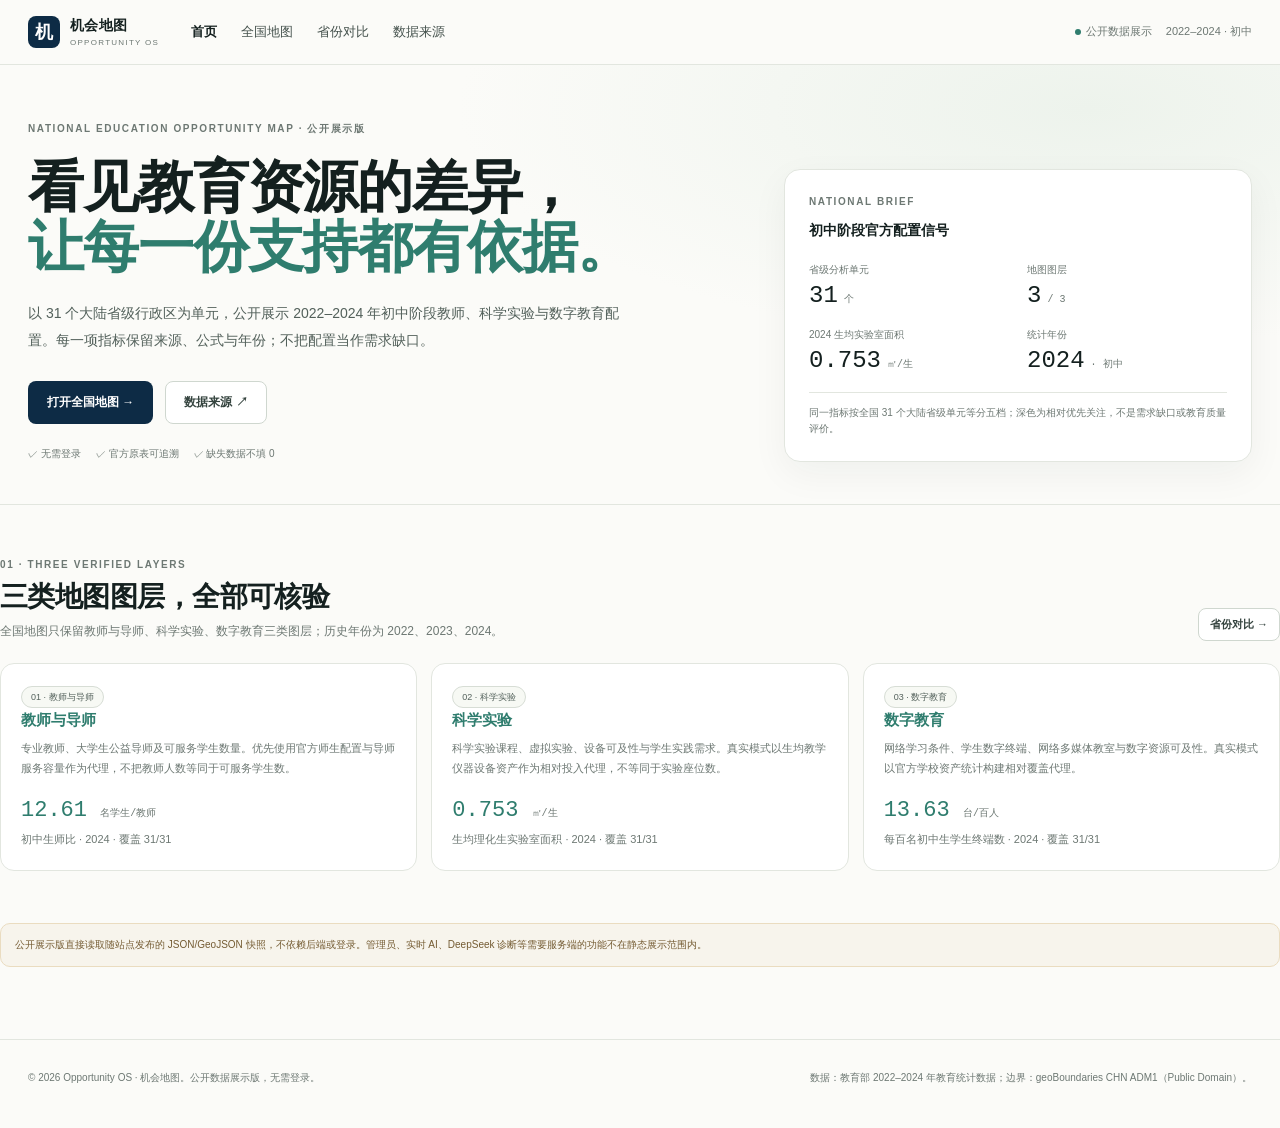
<file: index.html>
<!doctype html>
<html lang="zh-CN">
<head>
  <meta charset="utf-8">
  <meta name="viewport" content="width=device-width,initial-scale=1">
  <title>机会地图 · Opportunity OS</title>
  <meta name="description" content="2022–2024 年初中阶段教育资源官方配置指标，公开、可溯源、无需登录。">
  <link rel="stylesheet" href="./assets/css/style.css">
</head>
<body>
  <div id="site-header"></div>
  <main>
    <section class="hero">
      <div class="wrap hero-grid">
        <div>
          <div class="eyebrow">National education opportunity map · 公开展示版</div>
          <h1 class="display">看见教育资源的差异，<br><em>让每一份支持都有依据。</em></h1>
          <p class="lead">以 31 个大陆省级行政区为单元，公开展示 2022–2024 年初中阶段教师、科学实验与数字教育配置。每一项指标保留来源、公式与年份；不把配置当作需求缺口。</p>
          <div class="actions">
            <a class="btn primary" href="./map.html">打开全国地图 →</a>
            <a class="btn outline" href="./sources.html">数据来源 ↗</a>
          </div>
          <div style="margin-top:22px;display:flex;gap:15px;flex-wrap:wrap;font-size:10px;color:var(--muted)">
            <span>✓ 无需登录</span><span>✓ 官方原表可追溯</span><span>✓ 缺失数据不填 0</span>
          </div>
        </div>
        <div id="brief"></div>
      </div>
    </section>
    <section class="section wrap">
      <div class="section-head"><div><div class="eyebrow">01 · Three verified layers</div><h2>三类地图图层，全部可核验</h2><p>全国地图只保留教师与导师、科学实验、数字教育三类图层；历史年份为 2022、2023、2024。</p></div><a class="btn outline small" href="./compare.html">省份对比 →</a></div>
      <div class="cards" id="layer-cards"></div>
    </section>
    <section class="section wrap" style="padding-top:0">
      <div class="note">公开展示版直接读取随站点发布的 JSON/GeoJSON 快照，不依赖后端或登录。管理员、实时 AI、DeepSeek 诊断等需要服务端的功能不在静态展示范围内。</div>
    </section>
  </main>
  <div id="site-footer"></div>
  <script src="./assets/js/common.js"></script>
  <script src="./assets/js/home.js"></script>
</body>
</html>
</file>
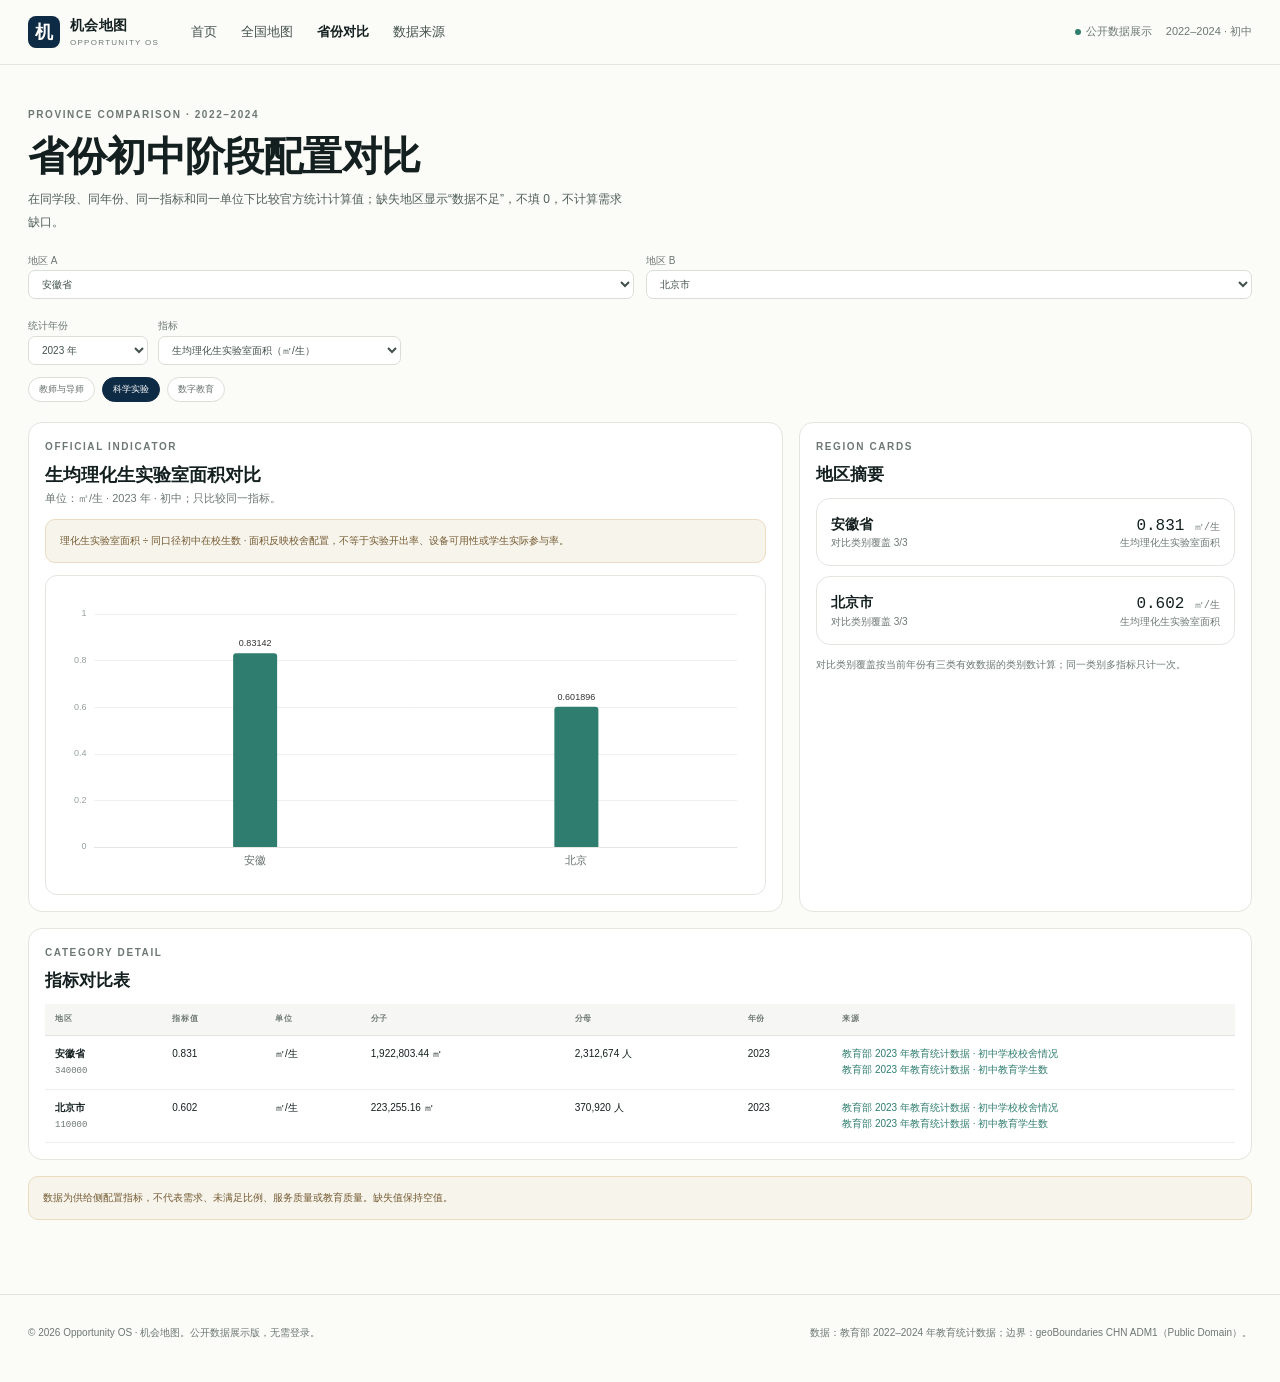
<file: compare.html>
<!doctype html>
<html lang="zh-CN">
<head>
  <meta charset="utf-8">
  <meta name="viewport" content="width=device-width,initial-scale=1">
  <title>省份对比 · 机会地图</title>
  <link rel="stylesheet" href="./assets/css/style.css">
</head>
<body>
  <div id="site-header"></div>
  <main class="wrap" style="padding-top:42px;padding-bottom:54px">
    <div class="eyebrow">Province comparison · 2022–2024</div>
    <h1 class="display" style="font-size:40px;margin:12px 0 10px">省份初中阶段配置对比</h1>
    <p class="lead" style="font-size:12px">在同学段、同年份、同一指标和同一单位下比较官方统计计算值；缺失地区显示“数据不足”，不填 0，不计算需求缺口。</p>
    <div class="two-selects">
      <div><label class="metric-label">地区 A</label><select class="select" id="region-a"></select></div>
      <div><label class="metric-label">地区 B</label><select class="select" id="region-b"></select></div>
    </div>
    <div style="display:flex;gap:10px;align-items:end;flex-wrap:wrap;margin-bottom:10px">
      <div style="min-width:120px"><label class="metric-label">统计年份</label><select class="select" id="year" aria-label="选择年份"><option value="2024">2024 年</option><option value="2023">2023 年</option><option value="2022">2022 年</option></select></div>
      <div style="min-width:220px"><label class="metric-label">指标</label><select class="select" id="metric-select" aria-label="选择指标"></select></div>
    </div>
    <div class="tabs" id="category-tabs"></div>
    <div class="compare-grid">
      <div class="card" style="padding:16px">
        <div class="eyebrow">Official indicator</div>
        <h2 id="chart-title" style="font-size:18px;margin:6px 0 0"></h2>
        <p id="chart-sub" class="metric-label"></p>
        <div id="chart-formula" class="note" style="margin-top:10px"></div>
        <div id="chart" class="chart-box" style="margin-top:12px"></div>
      </div>
      <div class="card" style="padding:16px">
        <div class="eyebrow">Region cards</div>
        <h2 style="font-size:17px;margin:6px 0 10px">地区摘要</h2>
        <div id="region-cards" style="display:grid;gap:10px"></div>
        <div id="coverage-note" class="metric-label" style="margin-top:12px"></div>
      </div>
    </div>
    <div class="card" style="padding:16px;margin-top:16px">
      <div class="eyebrow">Category detail</div>
      <h2 style="font-size:17px;margin:6px 0 10px">指标对比表</h2>
      <div class="table-wrap" id="compare-table"></div>
    </div>
    <div class="note" style="margin-top:16px">数据为供给侧配置指标，不代表需求、未满足比例、服务质量或教育质量。缺失值保持空值。</div>
  </main>
  <div id="site-footer"></div>
  <script src="./assets/vendor/echarts.min.js"></script>
  <script src="./assets/js/common.js"></script>
  <script src="./assets/js/compare.js"></script>
</body>
</html>
</file>
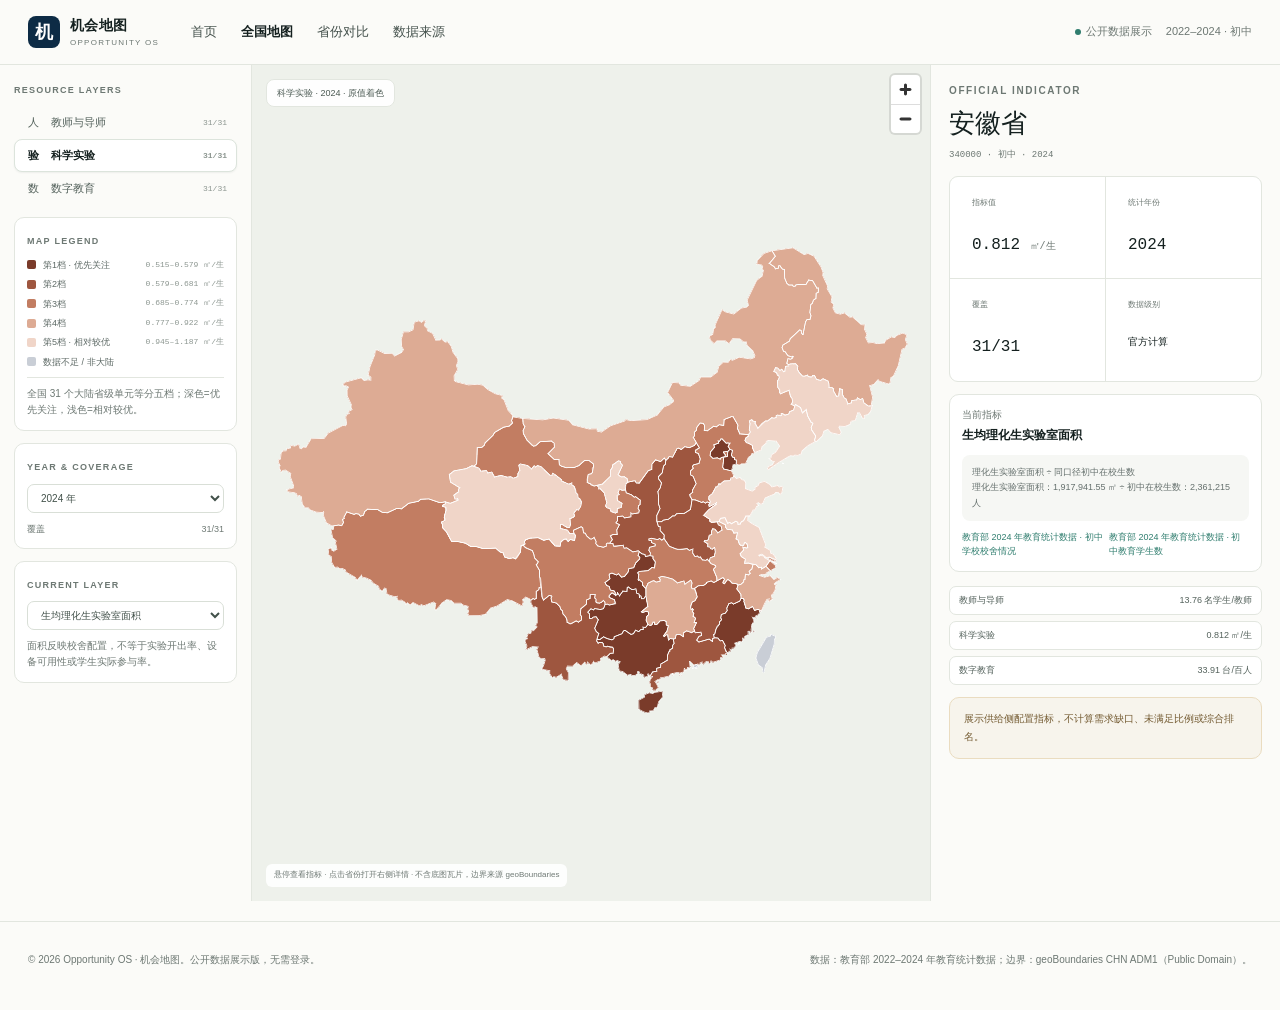
<file: map.html>
﻿<!doctype html>
<html lang="zh-CN">
<head>
  <meta charset="utf-8">
  <meta name="viewport" content="width=device-width,initial-scale=1">
  <title>全国地图 · 机会地图</title>
  <link rel="stylesheet" href="./assets/vendor/maplibre-gl.css">
  <link rel="stylesheet" href="./assets/css/style.css">
</head>
<body>
  <div id="site-header"></div>
  <div class="map-shell">
    <aside class="map-side">
      <div class="side-title">Resource layers</div>
      <div id="layer-list"></div>
      <div class="panel">
        <div class="side-title">Map legend</div>
        <div id="legend"></div>
        <div class="metric-label" style="border-top:1px solid var(--line);padding-top:8px;margin-top:8px">全国 31 个大陆省级单元等分五档；深色=优先关注，浅色=相对较优。</div>
      </div>
      <div class="panel">
        <div class="side-title">Year & coverage</div>
        <select class="select" id="year" aria-label="选择年份">
          <option value="2024">2024 年</option><option value="2023">2023 年</option><option value="2022">2022 年</option>
        </select>
        <div style="display:flex;justify-content:space-between;margin-top:9px;font-size:9px;color:var(--muted)"><span>覆盖</span><span id="coverage" class="mono"></span></div>
      </div>
      <div class="panel">
        <div class="side-title">Current layer</div>
        <select class="select" id="metric-select" aria-label="选择指标"></select>
        <div id="current-note" class="metric-label" style="margin-top:8px"></div>
      </div>
    </aside>
    <main class="map-main">
      <div class="map-badge"><span id="map-layer-badge">科学实验</span> · <span id="map-year-badge">2024</span> · 原值着色</div>
      <div id="map"></div>
      <div class="map-hint">悬停查看指标 · 点击省份打开右侧详情 · 不含底图瓦片，边界来源 geoBoundaries</div>
    </main>
    <aside class="map-detail" id="detail"></aside>
  </div>
  <div id="site-footer"></div>
  <script src="./assets/vendor/maplibre-gl.js"></script>
  <script src="./assets/js/common.js"></script>
  <script src="./assets/js/map.js"></script>
</body>
</html>
</file>
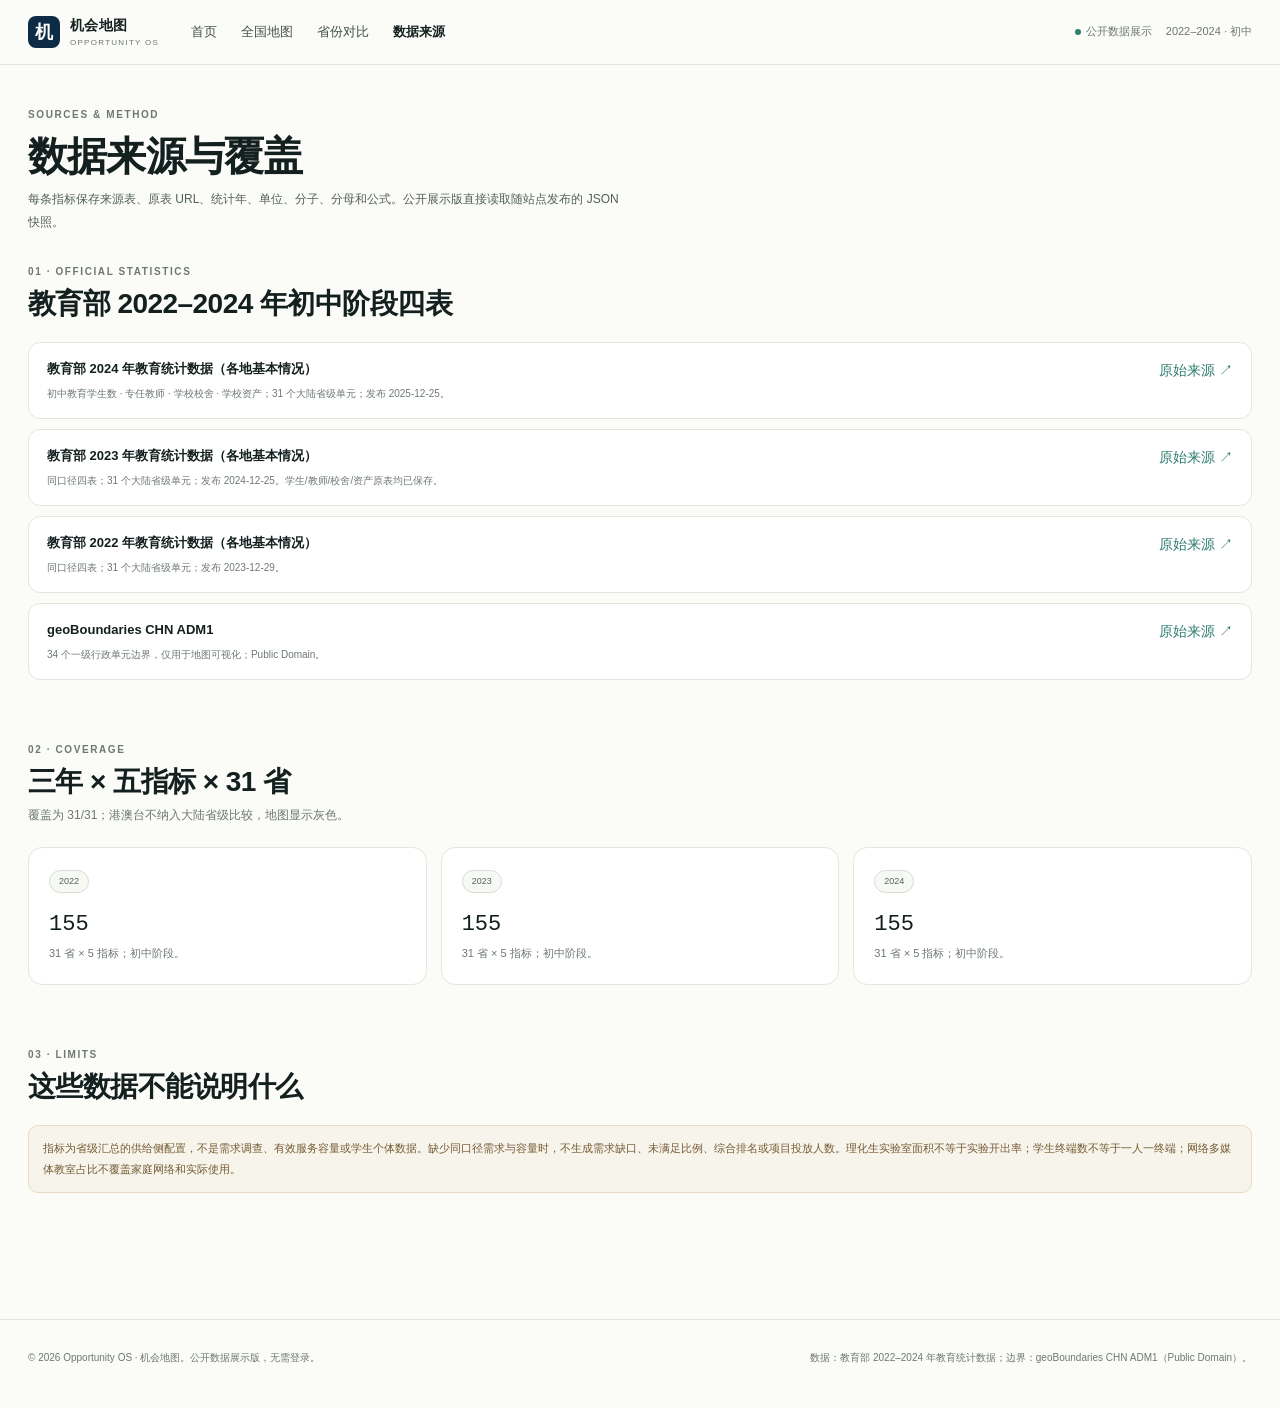
<file: sources.html>
<!doctype html>
<html lang="zh-CN">
<head>
  <meta charset="utf-8">
  <meta name="viewport" content="width=device-width,initial-scale=1">
  <title>数据来源 · 机会地图</title>
  <link rel="stylesheet" href="./assets/css/style.css">
</head>
<body>
  <div id="site-header"></div>
  <main class="wrap" style="padding-top:42px;padding-bottom:54px">
    <div class="eyebrow">Sources & method</div>
    <h1 class="display" style="font-size:40px;margin:12px 0 10px">数据来源与覆盖</h1>
    <p class="lead" style="font-size:12px">每条指标保存来源表、原表 URL、统计年、单位、分子、分母和公式。公开展示版直接读取随站点发布的 JSON 快照。</p>
    <section class="section" style="padding-top:30px">
      <div class="section-head"><div><div class="eyebrow">01 · Official statistics</div><h2>教育部 2022–2024 年初中阶段四表</h2></div></div>
      <div class="source-list">
        <div class="source-item"><div><h3>教育部 2024 年教育统计数据（各地基本情况）</h3><p>初中教育学生数 · 专任教师 · 学校校舍 · 学校资产；31 个大陆省级单元；发布 2025-12-25。</p></div><a href="https://hudong.moe.gov.cn/jyb_sjzl/moe_560/2024/gedi/" target="_blank" rel="noreferrer">原始来源 ↗</a></div>
        <div class="source-item"><div><h3>教育部 2023 年教育统计数据（各地基本情况）</h3><p>同口径四表；31 个大陆省级单元；发布 2024-12-25。学生/教师/校舍/资产原表均已保存。</p></div><a href="https://hudong.moe.gov.cn/jyb_sjzl/moe_560/2023/gedi/" target="_blank" rel="noreferrer">原始来源 ↗</a></div>
        <div class="source-item"><div><h3>教育部 2022 年教育统计数据（各地基本情况）</h3><p>同口径四表；31 个大陆省级单元；发布 2023-12-29。</p></div><a href="https://hudong.moe.gov.cn/jyb_sjzl/moe_560/2022/gedi/index_2.html" target="_blank" rel="noreferrer">原始来源 ↗</a></div>
        <div class="source-item"><div><h3>geoBoundaries CHN ADM1</h3><p>34 个一级行政单元边界，仅用于地图可视化；Public Domain。</p></div><a href="https://www.geoboundaries.org/api/current/gbOpen/CHN/ADM1/" target="_blank" rel="noreferrer">原始来源 ↗</a></div>
      </div>
    </section>
    <section class="section" style="padding-top:10px">
      <div class="section-head"><div><div class="eyebrow">02 · Coverage</div><h2>三年 × 五指标 × 31 省</h2><p>覆盖为 31/31；港澳台不纳入大陆省级比较，地图显示灰色。</p></div></div>
      <div class="cards">
        <div class="card"><span class="pill">2022</span><div class="big">155</div><p>31 省 × 5 指标；初中阶段。</p></div>
        <div class="card"><span class="pill">2023</span><div class="big">155</div><p>31 省 × 5 指标；初中阶段。</p></div>
        <div class="card"><span class="pill">2024</span><div class="big">155</div><p>31 省 × 5 指标；初中阶段。</p></div>
      </div>
    </section>
    <section class="section" style="padding-top:10px">
      <div class="section-head"><div><div class="eyebrow">03 · Limits</div><h2>这些数据不能说明什么</h2></div></div>
      <div class="note" style="font-size:11px;line-height:1.9">
        指标为省级汇总的供给侧配置，不是需求调查、有效服务容量或学生个体数据。缺少同口径需求与容量时，不生成需求缺口、未满足比例、综合排名或项目投放人数。理化生实验室面积不等于实验开出率；学生终端数不等于一人一终端；网络多媒体教室占比不覆盖家庭网络和实际使用。
      </div>
    </section>
  </main>
  <div id="site-footer"></div>
  <script src="./assets/js/common.js"></script>
  <script>document.getElementById("site-header").innerHTML=header("sources");document.getElementById("site-footer").innerHTML=footer();</script>
</body>
</html>
</file>
<file: assets/css/style.css>
﻿:root{
  --ink:#14201f;--muted:#6d7873;--line:#e2e6df;--paper:#fbfbf8;--soft:#f4f6f1;
  --brand:#0d2b45;--teal:#2f7d6e;--accent:#b86645;--sand:#f0e6d8;
  --level1:#7a3b2a;--level2:#9e563f;--level3:#c27d62;--level4:#ddab94;--level5:#f0d5c8;--missing:#c9ced6;
}
*{box-sizing:border-box}
html{scroll-behavior:smooth}
body{margin:0;background:var(--paper);color:var(--ink);font-family:"Segoe UI","PingFang SC","Microsoft YaHei",sans-serif;font-size:14px;line-height:1.6}
a{color:var(--teal);text-decoration:none}
a:hover{text-decoration:underline}
.wrap{max-width:1320px;margin:0 auto;padding:0 28px}
.site-header{position:sticky;top:0;z-index:30;background:rgba(251,251,248,.94);border-bottom:1px solid var(--line);backdrop-filter:blur(10px)}
.site-header .wrap{height:64px;display:flex;align-items:center;gap:32px}
.brand{display:flex;align-items:center;gap:10px;color:var(--ink);font-weight:700;letter-spacing:.02em}
.brand .mark{width:32px;height:32px;border-radius:8px;background:var(--brand);color:#fff;display:grid;place-items:center;font-family:Georgia,serif;font-size:18px}
.brand small{display:block;font-size:8px;letter-spacing:.16em;color:var(--muted);font-weight:500}
.nav{display:flex;gap:24px;align-items:center;font-size:13px}
.nav a{color:#45524d}
.nav a.active{color:var(--ink);font-weight:600}
.header-meta{margin-left:auto;display:flex;align-items:center;gap:14px;font-size:11px;color:var(--muted)}
.status-dot{width:6px;height:6px;border-radius:50%;background:var(--teal);display:inline-block;margin-right:5px}
.hero{padding:56px 0 42px;border-bottom:1px solid var(--line);background:radial-gradient(900px 340px at 85% 10%,#edf3ec,transparent 70%)}
.hero-grid{display:grid;grid-template-columns:1.2fr .8fr;gap:54px;align-items:end}
.eyebrow{font-size:10px;text-transform:uppercase;letter-spacing:.16em;color:var(--muted);font-weight:600}
h1.display{font-family:Georgia,"Songti SC",serif;font-size:56px;line-height:1.08;letter-spacing:-.02em;margin:20px 0 22px;font-weight:600}
h1.display em{color:var(--teal);font-style:normal}
.lead{max-width:600px;color:#52605a;font-size:14px;line-height:1.9;margin:0}
.actions{display:flex;gap:12px;flex-wrap:wrap;margin-top:28px}
.btn{display:inline-flex;align-items:center;gap:8px;border-radius:8px;padding:11px 18px;font-size:12px;font-weight:600;border:1px solid transparent;cursor:pointer;text-decoration:none}
.btn.primary{background:var(--brand);color:#fff}
.btn.primary:hover{background:#123a5c;text-decoration:none}
.btn.outline{border-color:#cfd7cf;background:#fff;color:#35443f}
.btn.small{padding:7px 11px;font-size:11px}
.brief{background:#fff;border:1px solid var(--line);border-radius:16px;padding:24px;box-shadow:0 12px 36px rgba(20,32,31,.05)}
.brief-grid{display:grid;grid-template-columns:1fr 1fr;gap:18px;margin-top:20px}
.metric-label{font-size:10px;color:var(--muted)}
.metric-value{font-family:ui-monospace,Consolas,monospace;font-size:24px;line-height:1.1;margin-top:5px}
.metric-value span{font-size:10px;color:var(--muted);font-family:inherit}
.section{padding:52px 0}
.section-head{display:flex;align-items:end;justify-content:space-between;gap:20px;margin-bottom:22px}
.section-head h2{font-size:28px;line-height:1.2;margin:7px 0 0;letter-spacing:-.02em}
.section-head p{color:var(--muted);font-size:12px;max-width:660px;margin:8px 0 0}
.cards{display:grid;grid-template-columns:repeat(3,1fr);gap:14px}
.card{background:#fff;border:1px solid var(--line);border-radius:14px;padding:20px}
.card h3{margin:0 0 7px;font-size:15px}
.card p{margin:0;color:var(--muted);font-size:11px;line-height:1.8}
.card .big{font-family:ui-monospace,Consolas,monospace;font-size:22px;margin:14px 0 2px}
.pill{display:inline-flex;align-items:center;border:1px solid #d7ddd5;border-radius:999px;padding:3px 9px;font-size:9px;color:#53615b;background:#f7f9f4;margin-right:5px}
.source-list{display:grid;gap:10px}
.source-item{display:flex;justify-content:space-between;gap:20px;background:#fff;border:1px solid var(--line);border-radius:12px;padding:16px 18px}
.source-item h3{margin:0;font-size:13px}
.source-item p{margin:5px 0 0;color:var(--muted);font-size:10px;line-height:1.7}
.note{background:#f7f4ec;border:1px solid #eadcc0;border-radius:10px;padding:12px 14px;color:#745b32;font-size:10px;line-height:1.8}
.site-footer{border-top:1px solid var(--line);margin-top:20px;padding:30px 0 42px;color:var(--muted);font-size:10px}
.site-footer .wrap{display:flex;justify-content:space-between;gap:20px;flex-wrap:wrap}

/* map */
.map-shell{display:grid;grid-template-columns:252px minmax(0,1fr) 350px;height:calc(100vh - 64px);min-height:620px;background:#f5f6f3}
.map-side{border-right:1px solid var(--line);background:#fbfbf8;padding:14px;overflow:auto}
.map-main{position:relative;min-width:0;width:100%}
#map{position:absolute;inset:0;width:100%;height:100%;background:#eef1eb}
.map-detail{border-left:1px solid var(--line);background:#fbfbf8;overflow:auto;padding:18px}
.side-title{font-size:9px;text-transform:uppercase;letter-spacing:.14em;color:var(--muted);font-weight:600;margin:4px 0 9px}
.layer-btn{display:flex;align-items:center;gap:9px;width:100%;border:1px solid transparent;background:transparent;border-radius:8px;padding:8px 9px;text-align:left;cursor:pointer;font-size:11px;color:#53615b}
.layer-btn:hover{background:#fff}
.layer-btn.active{background:#fff;border-color:#dce4dc;color:var(--ink);font-weight:600;box-shadow:0 1px 2px rgba(20,32,31,.06)}
.layer-btn i{width:18px;text-align:center;font-style:normal}
.layer-count{margin-left:auto;font-family:ui-monospace,Consolas,monospace;font-size:8px;color:#8b958f}
.panel{border:1px solid var(--line);background:#fff;border-radius:10px;padding:12px;margin-top:12px}
.legend-row{display:flex;align-items:center;gap:7px;font-size:9px;color:#5d6965;margin:5px 0}
.swatch{width:9px;height:9px;border-radius:2px;flex:none}
.legend-range{margin-left:auto;font-family:ui-monospace,Consolas,monospace;font-size:8px;color:#8b958f}
.select{width:100%;border:1px solid #d9dfd7;background:#fff;border-radius:7px;padding:7px 9px;font-size:10px;color:#42514a}
.detail-region{font-family:Georgia,"Songti SC",serif;font-size:26px;margin:4px 0 3px}
.detail-meta{font-size:9px;color:var(--muted);font-family:ui-monospace,Consolas,monospace}
.detail-kpis{display:grid;grid-template-columns:1fr 1fr;gap:1px;background:var(--line);border:1px solid var(--line);border-radius:9px;overflow:hidden;margin-top:14px}
.detail-kpis div{background:#fff;padding:10px 11px}
.detail-kpis .k{font-size:8px;color:var(--muted)}
.detail-kpis .v{font-family:ui-monospace,Consolas,monospace;font-size:16px;margin-top:3px}
.formula{background:#f6f7f4;border-radius:8px;padding:10px;font-size:9px;line-height:1.7;color:#65706d;margin-top:10px}
.detail-cats{margin-top:14px;display:grid;gap:6px}
.detail-cats button{display:flex;justify-content:space-between;gap:8px;border:1px solid var(--line);background:#fff;border-radius:7px;padding:7px 9px;font-size:9px;cursor:pointer;color:#53615b}
.source-link{display:inline-flex;margin-top:9px;font-size:9px}
.map-badge{position:absolute;left:14px;top:14px;z-index:5;background:rgba(255,255,255,.92);border:1px solid var(--line);border-radius:8px;padding:6px 10px;font-size:9px;color:#4c5a54}
.map-hint{position:absolute;left:14px;bottom:14px;z-index:5;background:rgba(255,255,255,.88);border-radius:6px;padding:5px 8px;font-size:8px;color:#6d7873}

/* compare */
.compare-grid{display:grid;grid-template-columns:1.25fr .75fr;gap:16px;margin-top:20px}
.table-wrap{overflow:auto}
table.data{width:100%;border-collapse:collapse;font-size:10px}
table.data th{text-align:left;background:#f6f7f4;color:#6d7873;font-size:8px;text-transform:uppercase;letter-spacing:.08em;padding:9px 10px;border-bottom:1px solid var(--line)}
table.data td{padding:10px;border-bottom:1px solid #eef0ec;vertical-align:top}
.tabs{display:flex;gap:7px;flex-wrap:wrap;margin:12px 0}
.tab{border:1px solid #d9dfd7;background:#fff;border-radius:999px;padding:5px 10px;font-size:9px;cursor:pointer;color:#65706d}
.tab.active{background:var(--brand);color:#fff;border-color:var(--brand)}
.bar{height:5px;border-radius:99px;background:#e9ece6;overflow:hidden;margin-top:5px}
.bar i{display:block;height:100%;background:var(--teal)}
.two-selects{display:grid;grid-template-columns:1fr 1fr;gap:12px;margin:14px 0}
.chart-box{height:320px;background:#fff;border:1px solid var(--line);border-radius:12px;padding:8px}
.error{color:#a44;font-size:11px}
@media(max-width:1000px){
  .hero-grid,.compare-grid{grid-template-columns:1fr}
  .cards{grid-template-columns:1fr 1fr}
  .map-shell{grid-template-columns:1fr;height:auto}
  .map-side,.map-detail{border:0;border-top:1px solid var(--line)}
  .map-main{height:60vh;min-height:420px;position:relative}
  #map{position:relative;height:60vh;min-height:420px;width:100%}
  .map-side{order:2}.map-detail{order:3}
  .nav{display:none}
  h1.display{font-size:40px}
}
@media(max-width:640px){.wrap{padding:0 16px}.cards{grid-template-columns:1fr}.brief-grid{grid-template-columns:1fr}.header-meta span:last-child{display:none}}

.maplibregl-popup.hover-popup{pointer-events:none!important;max-width:240px}.maplibregl-popup.hover-popup .maplibregl-popup-content{pointer-events:none!important;background:rgba(255,255,255,.96);border:1px solid #e2e6df;border-radius:8px;padding:7px 9px;font-size:10px;line-height:1.6;box-shadow:0 4px 16px rgba(20,32,31,.12)}.maplibregl-popup.hover-popup .maplibregl-popup-tip{display:none}
</file>
<file: assets/vendor/maplibre-gl.css>
.maplibregl-map{font:12px/20px Helvetica Neue,Arial,Helvetica,sans-serif;overflow:hidden;position:relative;-webkit-tap-highlight-color:rgb(0 0 0/0)}.maplibregl-canvas{left:0;position:absolute;top:0}.maplibregl-map:fullscreen{height:100%;width:100%}.maplibregl-ctrl-group button.maplibregl-ctrl-compass{touch-action:none}.maplibregl-canvas-container.maplibregl-interactive,.maplibregl-ctrl-group button.maplibregl-ctrl-compass{cursor:grab;-webkit-user-select:none;-moz-user-select:none;user-select:none}.maplibregl-canvas-container.maplibregl-interactive.maplibregl-track-pointer{cursor:pointer}.maplibregl-canvas-container.maplibregl-interactive:active,.maplibregl-ctrl-group button.maplibregl-ctrl-compass:active{cursor:grabbing}.maplibregl-canvas-container.maplibregl-touch-zoom-rotate,.maplibregl-canvas-container.maplibregl-touch-zoom-rotate .maplibregl-canvas{touch-action:pan-x pan-y}.maplibregl-canvas-container.maplibregl-touch-drag-pan,.maplibregl-canvas-container.maplibregl-touch-drag-pan .maplibregl-canvas{touch-action:pinch-zoom}.maplibregl-canvas-container.maplibregl-touch-zoom-rotate.maplibregl-touch-drag-pan,.maplibregl-canvas-container.maplibregl-touch-zoom-rotate.maplibregl-touch-drag-pan .maplibregl-canvas{touch-action:none}.maplibregl-canvas-container.maplibregl-touch-drag-pan.maplibregl-cooperative-gestures,.maplibregl-canvas-container.maplibregl-touch-drag-pan.maplibregl-cooperative-gestures .maplibregl-canvas{touch-action:pan-x pan-y}.maplibregl-ctrl-bottom-left,.maplibregl-ctrl-bottom-right,.maplibregl-ctrl-top-left,.maplibregl-ctrl-top-right{pointer-events:none;position:absolute;z-index:2}.maplibregl-ctrl-top-left{left:0;top:0}.maplibregl-ctrl-top-right{right:0;top:0}.maplibregl-ctrl-bottom-left{bottom:0;left:0}.maplibregl-ctrl-bottom-right{bottom:0;right:0}.maplibregl-ctrl{clear:both;pointer-events:auto;transform:translate(0)}.maplibregl-ctrl-top-left .maplibregl-ctrl{float:left;margin:10px 0 0 10px}.maplibregl-ctrl-top-right .maplibregl-ctrl{float:right;margin:10px 10px 0 0}.maplibregl-ctrl-bottom-left .maplibregl-ctrl{float:left;margin:0 0 10px 10px}.maplibregl-ctrl-bottom-right .maplibregl-ctrl{float:right;margin:0 10px 10px 0}.maplibregl-ctrl-group{background:#fff;border-radius:4px}.maplibregl-ctrl-group:not(:empty){box-shadow:0 0 0 2px rgba(0,0,0,.1)}@media (forced-colors:active){.maplibregl-ctrl-group:not(:empty){box-shadow:0 0 0 2px ButtonText}}.maplibregl-ctrl-group button{background-color:transparent;border:0;box-sizing:border-box;cursor:pointer;display:block;height:29px;outline:none;padding:0;width:29px}.maplibregl-ctrl-group button+button{border-top:1px solid #ddd}.maplibregl-ctrl button .maplibregl-ctrl-icon{background-position:50%;background-repeat:no-repeat;display:block;height:100%;width:100%}@media (forced-colors:active){.maplibregl-ctrl-icon{background-color:transparent}.maplibregl-ctrl-group button+button{border-top:1px solid ButtonText}}.maplibregl-ctrl button::-moz-focus-inner{border:0;padding:0}.maplibregl-ctrl-attrib-button:focus,.maplibregl-ctrl-group button:focus{box-shadow:0 0 2px 2px #0096ff}.maplibregl-ctrl button:disabled{cursor:not-allowed}.maplibregl-ctrl button:disabled .maplibregl-ctrl-icon{opacity:.25}.maplibregl-ctrl button:not(:disabled):hover{background-color:rgb(0 0 0/5%)}.maplibregl-ctrl-group button:focus:focus-visible{box-shadow:0 0 2px 2px #0096ff}.maplibregl-ctrl-group button:focus:not(:focus-visible){box-shadow:none}.maplibregl-ctrl-group button:focus:first-child{border-radius:4px 4px 0 0}.maplibregl-ctrl-group button:focus:last-child{border-radius:0 0 4px 4px}.maplibregl-ctrl-group button:focus:only-child{border-radius:inherit}.maplibregl-ctrl button.maplibregl-ctrl-zoom-out .maplibregl-ctrl-icon{background-image:url("data:image/svg+xml;charset=utf-8,%3Csvg xmlns='http://www.w3.org/2000/svg' width='29' height='29' fill='%23333' viewBox='0 0 29 29'%3E%3Cpath d='M10 13c-.75 0-1.5.75-1.5 1.5S9.25 16 10 16h9c.75 0 1.5-.75 1.5-1.5S19.75 13 19 13z'/%3E%3C/svg%3E")}.maplibregl-ctrl button.maplibregl-ctrl-zoom-in .maplibregl-ctrl-icon{background-image:url("data:image/svg+xml;charset=utf-8,%3Csvg xmlns='http://www.w3.org/2000/svg' width='29' height='29' fill='%23333' viewBox='0 0 29 29'%3E%3Cpath d='M14.5 8.5c-.75 0-1.5.75-1.5 1.5v3h-3c-.75 0-1.5.75-1.5 1.5S9.25 16 10 16h3v3c0 .75.75 1.5 1.5 1.5S16 19.75 16 19v-3h3c.75 0 1.5-.75 1.5-1.5S19.75 13 19 13h-3v-3c0-.75-.75-1.5-1.5-1.5'/%3E%3C/svg%3E")}@media (forced-colors:active){.maplibregl-ctrl button.maplibregl-ctrl-zoom-out .maplibregl-ctrl-icon{background-image:url("data:image/svg+xml;charset=utf-8,%3Csvg xmlns='http://www.w3.org/2000/svg' width='29' height='29' fill='%23fff' viewBox='0 0 29 29'%3E%3Cpath d='M10 13c-.75 0-1.5.75-1.5 1.5S9.25 16 10 16h9c.75 0 1.5-.75 1.5-1.5S19.75 13 19 13z'/%3E%3C/svg%3E")}.maplibregl-ctrl button.maplibregl-ctrl-zoom-in .maplibregl-ctrl-icon{background-image:url("data:image/svg+xml;charset=utf-8,%3Csvg xmlns='http://www.w3.org/2000/svg' width='29' height='29' fill='%23fff' viewBox='0 0 29 29'%3E%3Cpath d='M14.5 8.5c-.75 0-1.5.75-1.5 1.5v3h-3c-.75 0-1.5.75-1.5 1.5S9.25 16 10 16h3v3c0 .75.75 1.5 1.5 1.5S16 19.75 16 19v-3h3c.75 0 1.5-.75 1.5-1.5S19.75 13 19 13h-3v-3c0-.75-.75-1.5-1.5-1.5'/%3E%3C/svg%3E")}}@media (forced-colors:active) and (prefers-color-scheme:light){.maplibregl-ctrl button.maplibregl-ctrl-zoom-out .maplibregl-ctrl-icon{background-image:url("data:image/svg+xml;charset=utf-8,%3Csvg xmlns='http://www.w3.org/2000/svg' width='29' height='29' viewBox='0 0 29 29'%3E%3Cpath d='M10 13c-.75 0-1.5.75-1.5 1.5S9.25 16 10 16h9c.75 0 1.5-.75 1.5-1.5S19.75 13 19 13z'/%3E%3C/svg%3E")}.maplibregl-ctrl button.maplibregl-ctrl-zoom-in .maplibregl-ctrl-icon{background-image:url("data:image/svg+xml;charset=utf-8,%3Csvg xmlns='http://www.w3.org/2000/svg' width='29' height='29' viewBox='0 0 29 29'%3E%3Cpath d='M14.5 8.5c-.75 0-1.5.75-1.5 1.5v3h-3c-.75 0-1.5.75-1.5 1.5S9.25 16 10 16h3v3c0 .75.75 1.5 1.5 1.5S16 19.75 16 19v-3h3c.75 0 1.5-.75 1.5-1.5S19.75 13 19 13h-3v-3c0-.75-.75-1.5-1.5-1.5'/%3E%3C/svg%3E")}}.maplibregl-ctrl button.maplibregl-ctrl-fullscreen .maplibregl-ctrl-icon{background-image:url("data:image/svg+xml;charset=utf-8,%3Csvg xmlns='http://www.w3.org/2000/svg' width='29' height='29' fill='%23333' viewBox='0 0 29 29'%3E%3Cpath d='M24 16v5.5c0 1.75-.75 2.5-2.5 2.5H16v-1l3-1.5-4-5.5 1-1 5.5 4 1.5-3zM6 16l1.5 3 5.5-4 1 1-4 5.5 3 1.5v1H7.5C5.75 24 5 23.25 5 21.5V16zm7-11v1l-3 1.5 4 5.5-1 1-5.5-4L6 13H5V7.5C5 5.75 5.75 5 7.5 5zm11 2.5c0-1.75-.75-2.5-2.5-2.5H16v1l3 1.5-4 5.5 1 1 5.5-4 1.5 3h1z'/%3E%3C/svg%3E")}.maplibregl-ctrl button.maplibregl-ctrl-shrink .maplibregl-ctrl-icon{background-image:url("data:image/svg+xml;charset=utf-8,%3Csvg xmlns='http://www.w3.org/2000/svg' width='29' height='29' viewBox='0 0 29 29'%3E%3Cpath d='M18.5 16c-1.75 0-2.5.75-2.5 2.5V24h1l1.5-3 5.5 4 1-1-4-5.5 3-1.5v-1zM13 18.5c0-1.75-.75-2.5-2.5-2.5H5v1l3 1.5L4 24l1 1 5.5-4 1.5 3h1zm3-8c0 1.75.75 2.5 2.5 2.5H24v-1l-3-1.5L25 5l-1-1-5.5 4L17 5h-1zM10.5 13c1.75 0 2.5-.75 2.5-2.5V5h-1l-1.5 3L5 4 4 5l4 5.5L5 12v1z'/%3E%3C/svg%3E")}@media (forced-colors:active){.maplibregl-ctrl button.maplibregl-ctrl-fullscreen .maplibregl-ctrl-icon{background-image:url("data:image/svg+xml;charset=utf-8,%3Csvg xmlns='http://www.w3.org/2000/svg' width='29' height='29' fill='%23fff' viewBox='0 0 29 29'%3E%3Cpath d='M24 16v5.5c0 1.75-.75 2.5-2.5 2.5H16v-1l3-1.5-4-5.5 1-1 5.5 4 1.5-3zM6 16l1.5 3 5.5-4 1 1-4 5.5 3 1.5v1H7.5C5.75 24 5 23.25 5 21.5V16zm7-11v1l-3 1.5 4 5.5-1 1-5.5-4L6 13H5V7.5C5 5.75 5.75 5 7.5 5zm11 2.5c0-1.75-.75-2.5-2.5-2.5H16v1l3 1.5-4 5.5 1 1 5.5-4 1.5 3h1z'/%3E%3C/svg%3E")}.maplibregl-ctrl button.maplibregl-ctrl-shrink .maplibregl-ctrl-icon{background-image:url("data:image/svg+xml;charset=utf-8,%3Csvg xmlns='http://www.w3.org/2000/svg' width='29' height='29' fill='%23fff' viewBox='0 0 29 29'%3E%3Cpath d='M18.5 16c-1.75 0-2.5.75-2.5 2.5V24h1l1.5-3 5.5 4 1-1-4-5.5 3-1.5v-1zM13 18.5c0-1.75-.75-2.5-2.5-2.5H5v1l3 1.5L4 24l1 1 5.5-4 1.5 3h1zm3-8c0 1.75.75 2.5 2.5 2.5H24v-1l-3-1.5L25 5l-1-1-5.5 4L17 5h-1zM10.5 13c1.75 0 2.5-.75 2.5-2.5V5h-1l-1.5 3L5 4 4 5l4 5.5L5 12v1z'/%3E%3C/svg%3E")}}@media (forced-colors:active) and (prefers-color-scheme:light){.maplibregl-ctrl button.maplibregl-ctrl-fullscreen .maplibregl-ctrl-icon{background-image:url("data:image/svg+xml;charset=utf-8,%3Csvg xmlns='http://www.w3.org/2000/svg' width='29' height='29' viewBox='0 0 29 29'%3E%3Cpath d='M24 16v5.5c0 1.75-.75 2.5-2.5 2.5H16v-1l3-1.5-4-5.5 1-1 5.5 4 1.5-3zM6 16l1.5 3 5.5-4 1 1-4 5.5 3 1.5v1H7.5C5.75 24 5 23.25 5 21.5V16zm7-11v1l-3 1.5 4 5.5-1 1-5.5-4L6 13H5V7.5C5 5.75 5.75 5 7.5 5zm11 2.5c0-1.75-.75-2.5-2.5-2.5H16v1l3 1.5-4 5.5 1 1 5.5-4 1.5 3h1z'/%3E%3C/svg%3E")}.maplibregl-ctrl button.maplibregl-ctrl-shrink .maplibregl-ctrl-icon{background-image:url("data:image/svg+xml;charset=utf-8,%3Csvg xmlns='http://www.w3.org/2000/svg' width='29' height='29' viewBox='0 0 29 29'%3E%3Cpath d='M18.5 16c-1.75 0-2.5.75-2.5 2.5V24h1l1.5-3 5.5 4 1-1-4-5.5 3-1.5v-1zM13 18.5c0-1.75-.75-2.5-2.5-2.5H5v1l3 1.5L4 24l1 1 5.5-4 1.5 3h1zm3-8c0 1.75.75 2.5 2.5 2.5H24v-1l-3-1.5L25 5l-1-1-5.5 4L17 5h-1zM10.5 13c1.75 0 2.5-.75 2.5-2.5V5h-1l-1.5 3L5 4 4 5l4 5.5L5 12v1z'/%3E%3C/svg%3E")}}.maplibregl-ctrl button.maplibregl-ctrl-compass .maplibregl-ctrl-icon{background-image:url("data:image/svg+xml;charset=utf-8,%3Csvg xmlns='http://www.w3.org/2000/svg' width='29' height='29' fill='%23333' viewBox='0 0 29 29'%3E%3Cpath d='m10.5 14 4-8 4 8z'/%3E%3Cpath fill='%23ccc' d='m10.5 16 4 8 4-8z'/%3E%3C/svg%3E")}@media (forced-colors:active){.maplibregl-ctrl button.maplibregl-ctrl-compass .maplibregl-ctrl-icon{background-image:url("data:image/svg+xml;charset=utf-8,%3Csvg xmlns='http://www.w3.org/2000/svg' width='29' height='29' fill='%23fff' viewBox='0 0 29 29'%3E%3Cpath d='m10.5 14 4-8 4 8z'/%3E%3Cpath fill='%23ccc' d='m10.5 16 4 8 4-8z'/%3E%3C/svg%3E")}}@media (forced-colors:active) and (prefers-color-scheme:light){.maplibregl-ctrl button.maplibregl-ctrl-compass .maplibregl-ctrl-icon{background-image:url("data:image/svg+xml;charset=utf-8,%3Csvg xmlns='http://www.w3.org/2000/svg' width='29' height='29' viewBox='0 0 29 29'%3E%3Cpath d='m10.5 14 4-8 4 8z'/%3E%3Cpath fill='%23ccc' d='m10.5 16 4 8 4-8z'/%3E%3C/svg%3E")}}.maplibregl-ctrl button.maplibregl-ctrl-terrain .maplibregl-ctrl-icon{background-image:url("data:image/svg+xml;charset=utf-8,%3Csvg xmlns='http://www.w3.org/2000/svg' width='22' height='22' fill='%23333' viewBox='0 0 22 22'%3E%3Cpath d='m1.754 13.406 4.453-4.851 3.09 3.09 3.281 3.277.969-.969-3.309-3.312 3.844-4.121 6.148 6.886h1.082v-.855l-7.207-8.07-4.84 5.187L6.169 6.57l-5.48 5.965v.871ZM.688 16.844h20.625v1.375H.688Zm0 0'/%3E%3C/svg%3E")}.maplibregl-ctrl button.maplibregl-ctrl-terrain-enabled .maplibregl-ctrl-icon{background-image:url("data:image/svg+xml;charset=utf-8,%3Csvg xmlns='http://www.w3.org/2000/svg' width='22' height='22' fill='%2333b5e5' viewBox='0 0 22 22'%3E%3Cpath d='m1.754 13.406 4.453-4.851 3.09 3.09 3.281 3.277.969-.969-3.309-3.312 3.844-4.121 6.148 6.886h1.082v-.855l-7.207-8.07-4.84 5.187L6.169 6.57l-5.48 5.965v.871ZM.688 16.844h20.625v1.375H.688Zm0 0'/%3E%3C/svg%3E")}.maplibregl-ctrl button.maplibregl-ctrl-geolocate .maplibregl-ctrl-icon{background-image:url("data:image/svg+xml;charset=utf-8,%3Csvg xmlns='http://www.w3.org/2000/svg' width='29' height='29' fill='%23333' viewBox='0 0 20 20'%3E%3Cpath d='M10 4C9 4 9 5 9 5v.1A5 5 0 0 0 5.1 9H5s-1 0-1 1 1 1 1 1h.1A5 5 0 0 0 9 14.9v.1s0 1 1 1 1-1 1-1v-.1a5 5 0 0 0 3.9-3.9h.1s1 0 1-1-1-1-1-1h-.1A5 5 0 0 0 11 5.1V5s0-1-1-1m0 2.5a3.5 3.5 0 1 1 0 7 3.5 3.5 0 1 1 0-7'/%3E%3Ccircle cx='10' cy='10' r='2'/%3E%3C/svg%3E")}.maplibregl-ctrl button.maplibregl-ctrl-geolocate:disabled .maplibregl-ctrl-icon{background-image:url("data:image/svg+xml;charset=utf-8,%3Csvg xmlns='http://www.w3.org/2000/svg' width='29' height='29' fill='%23aaa' viewBox='0 0 20 20'%3E%3Cpath d='M10 4C9 4 9 5 9 5v.1A5 5 0 0 0 5.1 9H5s-1 0-1 1 1 1 1 1h.1A5 5 0 0 0 9 14.9v.1s0 1 1 1 1-1 1-1v-.1a5 5 0 0 0 3.9-3.9h.1s1 0 1-1-1-1-1-1h-.1A5 5 0 0 0 11 5.1V5s0-1-1-1m0 2.5a3.5 3.5 0 1 1 0 7 3.5 3.5 0 1 1 0-7'/%3E%3Ccircle cx='10' cy='10' r='2'/%3E%3Cpath fill='red' d='m14 5 1 1-9 9-1-1z'/%3E%3C/svg%3E")}.maplibregl-ctrl button.maplibregl-ctrl-geolocate.maplibregl-ctrl-geolocate-active .maplibregl-ctrl-icon{background-image:url("data:image/svg+xml;charset=utf-8,%3Csvg xmlns='http://www.w3.org/2000/svg' width='29' height='29' fill='%2333b5e5' viewBox='0 0 20 20'%3E%3Cpath d='M10 4C9 4 9 5 9 5v.1A5 5 0 0 0 5.1 9H5s-1 0-1 1 1 1 1 1h.1A5 5 0 0 0 9 14.9v.1s0 1 1 1 1-1 1-1v-.1a5 5 0 0 0 3.9-3.9h.1s1 0 1-1-1-1-1-1h-.1A5 5 0 0 0 11 5.1V5s0-1-1-1m0 2.5a3.5 3.5 0 1 1 0 7 3.5 3.5 0 1 1 0-7'/%3E%3Ccircle cx='10' cy='10' r='2'/%3E%3C/svg%3E")}.maplibregl-ctrl button.maplibregl-ctrl-geolocate.maplibregl-ctrl-geolocate-active-error .maplibregl-ctrl-icon{background-image:url("data:image/svg+xml;charset=utf-8,%3Csvg xmlns='http://www.w3.org/2000/svg' width='29' height='29' fill='%23e58978' viewBox='0 0 20 20'%3E%3Cpath d='M10 4C9 4 9 5 9 5v.1A5 5 0 0 0 5.1 9H5s-1 0-1 1 1 1 1 1h.1A5 5 0 0 0 9 14.9v.1s0 1 1 1 1-1 1-1v-.1a5 5 0 0 0 3.9-3.9h.1s1 0 1-1-1-1-1-1h-.1A5 5 0 0 0 11 5.1V5s0-1-1-1m0 2.5a3.5 3.5 0 1 1 0 7 3.5 3.5 0 1 1 0-7'/%3E%3Ccircle cx='10' cy='10' r='2'/%3E%3C/svg%3E")}.maplibregl-ctrl button.maplibregl-ctrl-geolocate.maplibregl-ctrl-geolocate-background .maplibregl-ctrl-icon{background-image:url("data:image/svg+xml;charset=utf-8,%3Csvg xmlns='http://www.w3.org/2000/svg' width='29' height='29' fill='%2333b5e5' viewBox='0 0 20 20'%3E%3Cpath d='M10 4C9 4 9 5 9 5v.1A5 5 0 0 0 5.1 9H5s-1 0-1 1 1 1 1 1h.1A5 5 0 0 0 9 14.9v.1s0 1 1 1 1-1 1-1v-.1a5 5 0 0 0 3.9-3.9h.1s1 0 1-1-1-1-1-1h-.1A5 5 0 0 0 11 5.1V5s0-1-1-1m0 2.5a3.5 3.5 0 1 1 0 7 3.5 3.5 0 1 1 0-7'/%3E%3C/svg%3E")}.maplibregl-ctrl button.maplibregl-ctrl-geolocate.maplibregl-ctrl-geolocate-background-error .maplibregl-ctrl-icon{background-image:url("data:image/svg+xml;charset=utf-8,%3Csvg xmlns='http://www.w3.org/2000/svg' width='29' height='29' fill='%23e54e33' viewBox='0 0 20 20'%3E%3Cpath d='M10 4C9 4 9 5 9 5v.1A5 5 0 0 0 5.1 9H5s-1 0-1 1 1 1 1 1h.1A5 5 0 0 0 9 14.9v.1s0 1 1 1 1-1 1-1v-.1a5 5 0 0 0 3.9-3.9h.1s1 0 1-1-1-1-1-1h-.1A5 5 0 0 0 11 5.1V5s0-1-1-1m0 2.5a3.5 3.5 0 1 1 0 7 3.5 3.5 0 1 1 0-7'/%3E%3C/svg%3E")}.maplibregl-ctrl button.maplibregl-ctrl-geolocate.maplibregl-ctrl-geolocate-waiting .maplibregl-ctrl-icon{animation:maplibregl-spin 2s linear infinite}@media (forced-colors:active){.maplibregl-ctrl button.maplibregl-ctrl-geolocate .maplibregl-ctrl-icon{background-image:url("data:image/svg+xml;charset=utf-8,%3Csvg xmlns='http://www.w3.org/2000/svg' width='29' height='29' fill='%23fff' viewBox='0 0 20 20'%3E%3Cpath d='M10 4C9 4 9 5 9 5v.1A5 5 0 0 0 5.1 9H5s-1 0-1 1 1 1 1 1h.1A5 5 0 0 0 9 14.9v.1s0 1 1 1 1-1 1-1v-.1a5 5 0 0 0 3.9-3.9h.1s1 0 1-1-1-1-1-1h-.1A5 5 0 0 0 11 5.1V5s0-1-1-1m0 2.5a3.5 3.5 0 1 1 0 7 3.5 3.5 0 1 1 0-7'/%3E%3Ccircle cx='10' cy='10' r='2'/%3E%3C/svg%3E")}.maplibregl-ctrl button.maplibregl-ctrl-geolocate:disabled .maplibregl-ctrl-icon{background-image:url("data:image/svg+xml;charset=utf-8,%3Csvg xmlns='http://www.w3.org/2000/svg' width='29' height='29' fill='%23999' viewBox='0 0 20 20'%3E%3Cpath d='M10 4C9 4 9 5 9 5v.1A5 5 0 0 0 5.1 9H5s-1 0-1 1 1 1 1 1h.1A5 5 0 0 0 9 14.9v.1s0 1 1 1 1-1 1-1v-.1a5 5 0 0 0 3.9-3.9h.1s1 0 1-1-1-1-1-1h-.1A5 5 0 0 0 11 5.1V5s0-1-1-1m0 2.5a3.5 3.5 0 1 1 0 7 3.5 3.5 0 1 1 0-7'/%3E%3Ccircle cx='10' cy='10' r='2'/%3E%3Cpath fill='red' d='m14 5 1 1-9 9-1-1z'/%3E%3C/svg%3E")}.maplibregl-ctrl button.maplibregl-ctrl-geolocate.maplibregl-ctrl-geolocate-active .maplibregl-ctrl-icon{background-image:url("data:image/svg+xml;charset=utf-8,%3Csvg xmlns='http://www.w3.org/2000/svg' width='29' height='29' fill='%2333b5e5' viewBox='0 0 20 20'%3E%3Cpath d='M10 4C9 4 9 5 9 5v.1A5 5 0 0 0 5.1 9H5s-1 0-1 1 1 1 1 1h.1A5 5 0 0 0 9 14.9v.1s0 1 1 1 1-1 1-1v-.1a5 5 0 0 0 3.9-3.9h.1s1 0 1-1-1-1-1-1h-.1A5 5 0 0 0 11 5.1V5s0-1-1-1m0 2.5a3.5 3.5 0 1 1 0 7 3.5 3.5 0 1 1 0-7'/%3E%3Ccircle cx='10' cy='10' r='2'/%3E%3C/svg%3E")}.maplibregl-ctrl button.maplibregl-ctrl-geolocate.maplibregl-ctrl-geolocate-active-error .maplibregl-ctrl-icon{background-image:url("data:image/svg+xml;charset=utf-8,%3Csvg xmlns='http://www.w3.org/2000/svg' width='29' height='29' fill='%23e58978' viewBox='0 0 20 20'%3E%3Cpath d='M10 4C9 4 9 5 9 5v.1A5 5 0 0 0 5.1 9H5s-1 0-1 1 1 1 1 1h.1A5 5 0 0 0 9 14.9v.1s0 1 1 1 1-1 1-1v-.1a5 5 0 0 0 3.9-3.9h.1s1 0 1-1-1-1-1-1h-.1A5 5 0 0 0 11 5.1V5s0-1-1-1m0 2.5a3.5 3.5 0 1 1 0 7 3.5 3.5 0 1 1 0-7'/%3E%3Ccircle cx='10' cy='10' r='2'/%3E%3C/svg%3E")}.maplibregl-ctrl button.maplibregl-ctrl-geolocate.maplibregl-ctrl-geolocate-background .maplibregl-ctrl-icon{background-image:url("data:image/svg+xml;charset=utf-8,%3Csvg xmlns='http://www.w3.org/2000/svg' width='29' height='29' fill='%2333b5e5' viewBox='0 0 20 20'%3E%3Cpath d='M10 4C9 4 9 5 9 5v.1A5 5 0 0 0 5.1 9H5s-1 0-1 1 1 1 1 1h.1A5 5 0 0 0 9 14.9v.1s0 1 1 1 1-1 1-1v-.1a5 5 0 0 0 3.9-3.9h.1s1 0 1-1-1-1-1-1h-.1A5 5 0 0 0 11 5.1V5s0-1-1-1m0 2.5a3.5 3.5 0 1 1 0 7 3.5 3.5 0 1 1 0-7'/%3E%3C/svg%3E")}.maplibregl-ctrl button.maplibregl-ctrl-geolocate.maplibregl-ctrl-geolocate-background-error .maplibregl-ctrl-icon{background-image:url("data:image/svg+xml;charset=utf-8,%3Csvg xmlns='http://www.w3.org/2000/svg' width='29' height='29' fill='%23e54e33' viewBox='0 0 20 20'%3E%3Cpath d='M10 4C9 4 9 5 9 5v.1A5 5 0 0 0 5.1 9H5s-1 0-1 1 1 1 1 1h.1A5 5 0 0 0 9 14.9v.1s0 1 1 1 1-1 1-1v-.1a5 5 0 0 0 3.9-3.9h.1s1 0 1-1-1-1-1-1h-.1A5 5 0 0 0 11 5.1V5s0-1-1-1m0 2.5a3.5 3.5 0 1 1 0 7 3.5 3.5 0 1 1 0-7'/%3E%3C/svg%3E")}}@media (forced-colors:active) and (prefers-color-scheme:light){.maplibregl-ctrl button.maplibregl-ctrl-geolocate .maplibregl-ctrl-icon{background-image:url("data:image/svg+xml;charset=utf-8,%3Csvg xmlns='http://www.w3.org/2000/svg' width='29' height='29' viewBox='0 0 20 20'%3E%3Cpath d='M10 4C9 4 9 5 9 5v.1A5 5 0 0 0 5.1 9H5s-1 0-1 1 1 1 1 1h.1A5 5 0 0 0 9 14.9v.1s0 1 1 1 1-1 1-1v-.1a5 5 0 0 0 3.9-3.9h.1s1 0 1-1-1-1-1-1h-.1A5 5 0 0 0 11 5.1V5s0-1-1-1m0 2.5a3.5 3.5 0 1 1 0 7 3.5 3.5 0 1 1 0-7'/%3E%3Ccircle cx='10' cy='10' r='2'/%3E%3C/svg%3E")}.maplibregl-ctrl button.maplibregl-ctrl-geolocate:disabled .maplibregl-ctrl-icon{background-image:url("data:image/svg+xml;charset=utf-8,%3Csvg xmlns='http://www.w3.org/2000/svg' width='29' height='29' fill='%23666' viewBox='0 0 20 20'%3E%3Cpath d='M10 4C9 4 9 5 9 5v.1A5 5 0 0 0 5.1 9H5s-1 0-1 1 1 1 1 1h.1A5 5 0 0 0 9 14.9v.1s0 1 1 1 1-1 1-1v-.1a5 5 0 0 0 3.9-3.9h.1s1 0 1-1-1-1-1-1h-.1A5 5 0 0 0 11 5.1V5s0-1-1-1m0 2.5a3.5 3.5 0 1 1 0 7 3.5 3.5 0 1 1 0-7'/%3E%3Ccircle cx='10' cy='10' r='2'/%3E%3Cpath fill='red' d='m14 5 1 1-9 9-1-1z'/%3E%3C/svg%3E")}}@keyframes maplibregl-spin{0%{transform:rotate(0deg)}to{transform:rotate(1turn)}}a.maplibregl-ctrl-logo{background-image:url("data:image/svg+xml;charset=utf-8,%3Csvg xmlns='http://www.w3.org/2000/svg' width='88' height='23' fill='none'%3E%3Cpath fill='%23000' fill-opacity='.4' fill-rule='evenodd' d='M17.408 16.796h-1.827l2.501-12.095h.198l3.324 6.533.988 2.19.988-2.19 3.258-6.533h.181l2.6 12.095h-1.81l-1.218-5.644-.362-1.71-.658 1.71-2.929 5.644h-.098l-2.914-5.644-.757-1.71-.345 1.71zm1.958-3.42-.726 3.663a1.255 1.255 0 0 1-1.232 1.011h-1.827a1.255 1.255 0 0 1-1.229-1.509l2.501-12.095a1.255 1.255 0 0 1 1.23-1.001h.197a1.25 1.25 0 0 1 1.12.685l3.19 6.273 3.125-6.263a1.25 1.25 0 0 1 1.123-.695h.181a1.255 1.255 0 0 1 1.227.991l1.443 6.71a5 5 0 0 1 .314-.787l.009-.016a4.6 4.6 0 0 1 1.777-1.887c.782-.46 1.668-.667 2.611-.667a4.6 4.6 0 0 1 1.7.32l.306.134c.21-.16.474-.256.759-.256h1.694a1.255 1.255 0 0 1 1.212.925 1.255 1.255 0 0 1 1.212-.925h1.711c.284 0 .545.094.755.252.613-.3 1.312-.45 2.075-.45 1.356 0 2.557.445 3.482 1.4q.47.48.763 1.064V4.701a1.255 1.255 0 0 1 1.255-1.255h1.86A1.255 1.255 0 0 1 54.44 4.7v9.194h2.217c.19 0 .37.043.532.118v-4.77c0-.356.147-.678.385-.906a2.42 2.42 0 0 1-.682-1.71c0-.665.267-1.253.735-1.7a2.45 2.45 0 0 1 1.722-.674 2.43 2.43 0 0 1 1.705.675q.318.302.504.683V4.7a1.255 1.255 0 0 1 1.255-1.255h1.744A1.255 1.255 0 0 1 65.812 4.7v3.335a4.8 4.8 0 0 1 1.526-.246c.938 0 1.817.214 2.59.69a4.47 4.47 0 0 1 1.67 1.743v-.98a1.255 1.255 0 0 1 1.256-1.256h1.777c.233 0 .451.064.639.174a3.4 3.4 0 0 1 1.567-.372c.346 0 .861.02 1.285.232a1.25 1.25 0 0 1 .689 1.004 4.7 4.7 0 0 1 .853-.588c.795-.44 1.675-.647 2.61-.647 1.385 0 2.65.39 3.525 1.396.836.938 1.168 2.173 1.168 3.528q-.001.515-.056 1.051a1.255 1.255 0 0 1-.947 1.09l.408.952a1.255 1.255 0 0 1-.477 1.552c-.418.268-.92.463-1.458.612-.613.171-1.304.244-2.049.244-1.06 0-2.043-.207-2.886-.698l-.015-.008c-.798-.48-1.419-1.135-1.818-1.963l-.004-.008a5.8 5.8 0 0 1-.548-2.512q0-.429.053-.843a1.3 1.3 0 0 1-.333-.086l-.166-.004c-.223 0-.426.062-.643.228-.03.024-.142.139-.142.59v3.883a1.255 1.255 0 0 1-1.256 1.256h-1.777a1.255 1.255 0 0 1-1.256-1.256V15.69l-.032.057a4.8 4.8 0 0 1-1.86 1.833 5.04 5.04 0 0 1-2.484.634 4.5 4.5 0 0 1-1.935-.424 1.25 1.25 0 0 1-.764.258h-1.71a1.255 1.255 0 0 1-1.256-1.255V7.687a2.4 2.4 0 0 1-.428.625c.253.23.412.561.412.93v7.553a1.255 1.255 0 0 1-1.256 1.255h-1.843a1.25 1.25 0 0 1-.894-.373c-.228.23-.544.373-.894.373H51.32a1.255 1.255 0 0 1-1.256-1.255v-1.251l-.061.117a4.7 4.7 0 0 1-1.782 1.884 4.77 4.77 0 0 1-2.485.67 5.6 5.6 0 0 1-1.485-.188l.009 2.764a1.255 1.255 0 0 1-1.255 1.259h-1.729a1.255 1.255 0 0 1-1.255-1.255v-3.537a1.255 1.255 0 0 1-1.167.793h-1.679a1.25 1.25 0 0 1-.77-.263 4.5 4.5 0 0 1-1.945.429c-.885 0-1.724-.21-2.495-.632l-.017-.01a5 5 0 0 1-1.081-.836 1.255 1.255 0 0 1-1.254 1.312h-1.81a1.255 1.255 0 0 1-1.228-.99l-.782-3.625-2.044 3.939a1.25 1.25 0 0 1-1.115.676h-.098a1.25 1.25 0 0 1-1.116-.68l-2.061-3.994zM35.92 16.63l.207-.114.223-.15q.493-.356.735-.785l.061-.118.033 1.332h1.678V9.242h-1.694l-.033 1.267q-.133-.329-.526-.658l-.032-.028a3.2 3.2 0 0 0-.668-.428l-.27-.12a3.3 3.3 0 0 0-1.235-.23q-1.136-.001-1.974.493a3.36 3.36 0 0 0-1.3 1.382q-.445.89-.444 2.074 0 1.2.51 2.107a3.8 3.8 0 0 0 1.382 1.381 3.9 3.9 0 0 0 1.893.477q.795 0 1.455-.33zm-2.789-5.38q-.576.675-.575 1.762 0 1.102.559 1.794.576.675 1.645.675a2.25 2.25 0 0 0 .934-.19 2.2 2.2 0 0 0 .468-.29l.178-.161a2.2 2.2 0 0 0 .397-.561q.244-.5.244-1.15v-.115q0-.708-.296-1.267l-.043-.077a2.2 2.2 0 0 0-.633-.709l-.13-.086-.047-.028a2.1 2.1 0 0 0-1.073-.285q-1.052 0-1.629.692zm2.316 2.706c.163-.17.28-.407.28-.83v-.114c0-.292-.06-.508-.15-.68a.96.96 0 0 0-.353-.389.85.85 0 0 0-.464-.127c-.4 0-.56.114-.664.239l-.01.012c-.148.174-.275.45-.275.945 0 .506.122.801.27.99.097.11.266.224.68.224.303 0 .504-.09.687-.269zm7.545 1.705a2.6 2.6 0 0 0 .331.423q.319.33.755.548l.173.074q.65.255 1.49.255 1.02 0 1.844-.493a3.45 3.45 0 0 0 1.316-1.4q.493-.904.493-2.089 0-1.909-.988-2.913-.988-1.02-2.584-1.02-.898 0-1.575.347a3 3 0 0 0-.415.262l-.199.166a3.4 3.4 0 0 0-.64.82V9.242h-1.712v11.553h1.729l-.017-5.134zm.53-1.138q.206.29.48.5l.155.11.053.034q.51.296 1.119.297 1.07 0 1.645-.675.577-.69.576-1.762 0-1.119-.576-1.777-.558-.675-1.645-.675-.435 0-.835.16a2 2 0 0 0-.284.136 2 2 0 0 0-.363.254 2.2 2.2 0 0 0-.46.569l-.082.162a2.6 2.6 0 0 0-.213 1.072v.115q0 .707.296 1.267l.135.211zm.964-.818a1.1 1.1 0 0 0 .367.385.94.94 0 0 0 .476.118c.423 0 .59-.117.687-.23.159-.194.28-.478.28-.95 0-.53-.133-.8-.266-.952l-.021-.025c-.078-.094-.231-.221-.68-.221a1 1 0 0 0-.503.135l-.012.007a.86.86 0 0 0-.335.343c-.073.133-.132.324-.132.614v.115a1.4 1.4 0 0 0 .14.66zm15.7-6.222q.347-.346.346-.856a1.05 1.05 0 0 0-.345-.79 1.18 1.18 0 0 0-.84-.329q-.51 0-.855.33a1.05 1.05 0 0 0-.346.79q0 .51.346.855.345.346.856.346.51 0 .839-.346zm4.337 9.314.033-1.332q.191.403.59.747l.098.081a4 4 0 0 0 .316.224l.223.122a3.2 3.2 0 0 0 1.44.322 3.8 3.8 0 0 0 1.875-.477 3.5 3.5 0 0 0 1.382-1.366q.527-.89.526-2.09 0-1.184-.444-2.073a3.24 3.24 0 0 0-1.283-1.399q-.823-.51-1.942-.51a3.5 3.5 0 0 0-1.527.344l-.086.043-.165.09a3 3 0 0 0-.33.214q-.432.315-.656.707a2 2 0 0 0-.099.198l.082-1.283V4.701h-1.744v12.095zm.473-2.509a2.5 2.5 0 0 0 .566.7q.117.098.245.18l.144.08a2.1 2.1 0 0 0 .975.232q1.07 0 1.645-.675.576-.69.576-1.778 0-1.102-.576-1.777-.56-.691-1.645-.692a2.2 2.2 0 0 0-1.015.235q-.22.113-.415.282l-.15.142a2.1 2.1 0 0 0-.42.594q-.223.479-.223 1.1v.115q0 .705.293 1.26zm2.616-.293c.157-.191.28-.479.28-.967 0-.51-.13-.79-.276-.961l-.021-.026c-.082-.1-.232-.225-.67-.225a.87.87 0 0 0-.681.279l-.012.011c-.154.155-.274.38-.274.807v.115c0 .285.057.499.144.669a1.1 1.1 0 0 0 .367.405c.137.082.28.123.455.123.423 0 .59-.118.686-.23zm8.266-3.013q.345-.13.724-.14l.069-.002q.493 0 .642.099l.247-1.794q-.196-.099-.717-.099a2.3 2.3 0 0 0-.545.063 2 2 0 0 0-.411.148 2.2 2.2 0 0 0-.4.249 2.5 2.5 0 0 0-.485.499 2.7 2.7 0 0 0-.32.581l-.05.137v-1.48h-1.778v7.553h1.777v-3.884q0-.546.159-.943a1.5 1.5 0 0 1 .466-.636 2.5 2.5 0 0 1 .399-.253 2 2 0 0 1 .224-.099zm9.784 2.656.05-.922q0-1.743-.856-2.698-.838-.97-2.584-.97-1.119-.001-2.007.493a3.46 3.46 0 0 0-1.4 1.382q-.493.906-.493 2.106 0 1.07.428 1.975.428.89 1.332 1.432.906.526 2.255.526.973 0 1.668-.185l.044-.012.135-.04q.613-.184.984-.421l-.542-1.267q-.3.162-.642.274l-.297.087q-.51.131-1.3.131-.954 0-1.497-.444a1.6 1.6 0 0 1-.192-.193q-.366-.44-.512-1.234l-.004-.021zm-5.427-1.256-.003.022h3.752v-.138q-.011-.727-.288-1.118a1 1 0 0 0-.156-.176q-.46-.428-1.316-.428-.986 0-1.494.604-.379.45-.494 1.234zm-27.053 2.77V4.7h-1.86v12.095h5.333V15.15zm7.103-5.908v7.553h-1.843V9.242h1.843z'/%3E%3Cpath fill='%23fff' d='m19.63 11.151-.757-1.71-.345 1.71-1.12 5.644h-1.827L18.083 4.7h.197l3.325 6.533.988 2.19.988-2.19L26.839 4.7h.181l2.6 12.095h-1.81l-1.218-5.644-.362-1.71-.658 1.71-2.93 5.644h-.098l-2.913-5.644zm14.836 5.81q-1.02 0-1.893-.478a3.8 3.8 0 0 1-1.381-1.382q-.51-.906-.51-2.106 0-1.185.444-2.074a3.36 3.36 0 0 1 1.3-1.382q.839-.494 1.974-.494a3.3 3.3 0 0 1 1.234.231 3.3 3.3 0 0 1 .97.575q.396.33.527.659l.033-1.267h1.694v7.553H37.18l-.033-1.332q-.279.593-1.02 1.053a3.17 3.17 0 0 1-1.662.444zm.296-1.482q.938 0 1.58-.642.642-.66.642-1.711v-.115q0-.708-.296-1.267a2.2 2.2 0 0 0-.807-.872 2.1 2.1 0 0 0-1.119-.313q-1.053 0-1.629.692-.575.675-.575 1.76 0 1.103.559 1.795.577.675 1.645.675zm6.521-6.237h1.711v1.4q.906-1.597 2.83-1.597 1.596 0 2.584 1.02.988 1.005.988 2.914 0 1.185-.493 2.09a3.46 3.46 0 0 1-1.316 1.399 3.5 3.5 0 0 1-1.844.493q-.954 0-1.662-.329a2.67 2.67 0 0 1-1.086-.97l.017 5.134h-1.728zm4.048 6.22q1.07 0 1.645-.674.577-.69.576-1.762 0-1.119-.576-1.777-.558-.675-1.645-.675-.592 0-1.12.296-.51.28-.822.823-.296.527-.296 1.234v.115q0 .708.296 1.267.313.543.823.855.51.296 1.119.297z'/%3E%3Cpath fill='%23e1e3e9' d='M51.325 4.7h1.86v10.45h3.473v1.646h-5.333zm7.12 4.542h1.843v7.553h-1.843zm.905-1.415a1.16 1.16 0 0 1-.856-.346 1.17 1.17 0 0 1-.346-.856 1.05 1.05 0 0 1 .346-.79q.346-.329.856-.329.494 0 .839.33a1.05 1.05 0 0 1 .345.79 1.16 1.16 0 0 1-.345.855q-.33.346-.84.346zm7.875 9.133a3.17 3.17 0 0 1-1.662-.444q-.723-.46-1.004-1.053l-.033 1.332h-1.71V4.701h1.743v4.657l-.082 1.283q.279-.658 1.086-1.119a3.5 3.5 0 0 1 1.778-.477q1.119 0 1.942.51a3.24 3.24 0 0 1 1.283 1.4q.445.888.444 2.072 0 1.201-.526 2.09a3.5 3.5 0 0 1-1.382 1.366 3.8 3.8 0 0 1-1.876.477zm-.296-1.481q1.069 0 1.645-.675.577-.69.577-1.778 0-1.102-.577-1.776-.56-.691-1.645-.692a2.12 2.12 0 0 0-1.58.659q-.642.641-.642 1.694v.115q0 .71.296 1.267a2.4 2.4 0 0 0 .807.872 2.1 2.1 0 0 0 1.119.313zm5.927-6.237h1.777v1.481q.263-.757.856-1.217a2.14 2.14 0 0 1 1.349-.46q.527 0 .724.098l-.247 1.794q-.149-.099-.642-.099-.774 0-1.416.494-.626.493-.626 1.58v3.883h-1.777V9.242zm9.534 7.718q-1.35 0-2.255-.526-.904-.543-1.332-1.432a4.6 4.6 0 0 1-.428-1.975q0-1.2.493-2.106a3.46 3.46 0 0 1 1.4-1.382q.889-.495 2.007-.494 1.744 0 2.584.97.855.956.856 2.7 0 .444-.05.92h-5.43q.18 1.005.708 1.45.542.443 1.497.443.79 0 1.3-.131a4 4 0 0 0 .938-.362l.542 1.267q-.411.263-1.119.46-.708.198-1.711.197zm1.596-4.558q.016-1.02-.444-1.432-.46-.428-1.316-.428-1.728 0-1.991 1.86z'/%3E%3Cpath d='M5.074 15.948a.484.657 0 0 0-.486.659v1.84a.484.657 0 0 0 .486.659h4.101a.484.657 0 0 0 .486-.659v-1.84a.484.657 0 0 0-.486-.659zm3.56 1.16H5.617v.838h3.017z' style='fill:%23fff;fill-rule:evenodd;stroke-width:1.03600001'/%3E%3Cg style='stroke-width:1.12603545'%3E%3Cpath d='M-9.408-1.416c-3.833-.025-7.056 2.912-7.08 6.615-.02 3.08 1.653 4.832 3.107 6.268.903.892 1.721 1.74 2.32 2.902l-.525-.004c-.543-.003-.992.304-1.24.639a1.87 1.87 0 0 0-.362 1.121l-.011 1.877c-.003.402.104.787.347 1.125.244.338.688.653 1.23.656l4.142.028c.542.003.99-.306 1.238-.641a1.87 1.87 0 0 0 .363-1.121l.012-1.875a1.87 1.87 0 0 0-.348-1.127c-.243-.338-.688-.653-1.23-.656l-.518-.004c.597-1.145 1.425-1.983 2.348-2.87 1.473-1.414 3.18-3.149 3.2-6.226-.016-3.59-2.923-6.684-6.993-6.707m-.006 1.1v.002c3.274.02 5.92 2.532 5.9 5.6-.017 2.706-1.39 4.026-2.863 5.44-1.034.994-2.118 2.033-2.814 3.633-.018.041-.052.055-.075.065q-.013.004-.02.01a.34.34 0 0 1-.226.084.34.34 0 0 1-.224-.086l-.092-.077c-.699-1.615-1.768-2.669-2.781-3.67-1.454-1.435-2.797-2.762-2.78-5.478.02-3.067 2.7-5.545 5.975-5.523m-.02 2.826c-1.62-.01-2.944 1.315-2.955 2.96-.01 1.646 1.295 2.988 2.916 2.999h.002c1.621.01 2.943-1.316 2.953-2.961.011-1.646-1.294-2.988-2.916-2.998m-.005 1.1c1.017.006 1.829.83 1.822 1.89s-.83 1.874-1.848 1.867c-1.018-.006-1.829-.83-1.822-1.89s.83-1.874 1.848-1.868m-2.155 11.857 4.14.025c.271.002.49.305.487.676l-.013 1.875c-.003.37-.224.67-.495.668l-4.14-.025c-.27-.002-.487-.306-.485-.676l.012-1.875c.003-.37.224-.67.494-.668' style='color:%23000;font-style:normal;font-variant:normal;font-weight:400;font-stretch:normal;font-size:medium;line-height:normal;font-family:sans-serif;font-variant-ligatures:normal;font-variant-position:normal;font-variant-caps:normal;font-variant-numeric:normal;font-variant-alternates:normal;font-feature-settings:normal;text-indent:0;text-align:start;text-decoration:none;text-decoration-line:none;text-decoration-style:solid;text-decoration-color:%23000;letter-spacing:normal;word-spacing:normal;text-transform:none;writing-mode:lr-tb;direction:ltr;text-orientation:mixed;dominant-baseline:auto;baseline-shift:baseline;text-anchor:start;white-space:normal;shape-padding:0;clip-rule:evenodd;display:inline;overflow:visible;visibility:visible;opacity:1;isolation:auto;mix-blend-mode:normal;color-interpolation:sRGB;color-interpolation-filters:linearRGB;solid-color:%23000;solid-opacity:1;vector-effect:none;fill:%23000;fill-opacity:.4;fill-rule:evenodd;stroke:none;stroke-width:2.47727823;stroke-linecap:butt;stroke-linejoin:miter;stroke-miterlimit:4;stroke-dasharray:none;stroke-dashoffset:0;stroke-opacity:1;color-rendering:auto;image-rendering:auto;shape-rendering:auto;text-rendering:auto' transform='translate(15.553 2.85)scale(.88807)'/%3E%3Cpath d='M-9.415-.316C-12.69-.338-15.37 2.14-15.39 5.207c-.017 2.716 1.326 4.041 2.78 5.477 1.013 1 2.081 2.055 2.78 3.67l.092.076a.34.34 0 0 0 .225.086.34.34 0 0 0 .227-.083l.019-.01c.022-.009.057-.024.074-.064.697-1.6 1.78-2.64 2.814-3.634 1.473-1.414 2.847-2.733 2.864-5.44.02-3.067-2.627-5.58-5.901-5.601m-.057 8.784c1.621.011 2.944-1.315 2.955-2.96.01-1.646-1.295-2.988-2.916-2.999-1.622-.01-2.945 1.315-2.955 2.96s1.295 2.989 2.916 3' style='clip-rule:evenodd;fill:%23e1e3e9;fill-opacity:1;fill-rule:evenodd;stroke:none;stroke-width:2.47727823;stroke-miterlimit:4;stroke-dasharray:none;stroke-opacity:.4' transform='translate(15.553 2.85)scale(.88807)'/%3E%3Cpath d='M-11.594 15.465c-.27-.002-.492.297-.494.668l-.012 1.876c-.003.371.214.673.485.675l4.14.027c.271.002.492-.298.495-.668l.012-1.877c.003-.37-.215-.672-.485-.674z' style='clip-rule:evenodd;fill:%23fff;fill-opacity:1;fill-rule:evenodd;stroke:none;stroke-width:2.47727823;stroke-miterlimit:4;stroke-dasharray:none;stroke-opacity:.4' transform='translate(15.553 2.85)scale(.88807)'/%3E%3C/g%3E%3C/svg%3E");background-repeat:no-repeat;cursor:pointer;display:block;height:23px;margin:0 0 -4px -4px;overflow:hidden;width:88px}a.maplibregl-ctrl-logo.maplibregl-compact{width:14px}@media (forced-colors:active){a.maplibregl-ctrl-logo{background-color:transparent;background-image:url("data:image/svg+xml;charset=utf-8,%3Csvg xmlns='http://www.w3.org/2000/svg' width='88' height='23' fill='none'%3E%3Cpath fill='%23000' fill-opacity='.4' fill-rule='evenodd' d='M17.408 16.796h-1.827l2.501-12.095h.198l3.324 6.533.988 2.19.988-2.19 3.258-6.533h.181l2.6 12.095h-1.81l-1.218-5.644-.362-1.71-.658 1.71-2.929 5.644h-.098l-2.914-5.644-.757-1.71-.345 1.71zm1.958-3.42-.726 3.663a1.255 1.255 0 0 1-1.232 1.011h-1.827a1.255 1.255 0 0 1-1.229-1.509l2.501-12.095a1.255 1.255 0 0 1 1.23-1.001h.197a1.25 1.25 0 0 1 1.12.685l3.19 6.273 3.125-6.263a1.25 1.25 0 0 1 1.123-.695h.181a1.255 1.255 0 0 1 1.227.991l1.443 6.71a5 5 0 0 1 .314-.787l.009-.016a4.6 4.6 0 0 1 1.777-1.887c.782-.46 1.668-.667 2.611-.667a4.6 4.6 0 0 1 1.7.32l.306.134c.21-.16.474-.256.759-.256h1.694a1.255 1.255 0 0 1 1.212.925 1.255 1.255 0 0 1 1.212-.925h1.711c.284 0 .545.094.755.252.613-.3 1.312-.45 2.075-.45 1.356 0 2.557.445 3.482 1.4q.47.48.763 1.064V4.701a1.255 1.255 0 0 1 1.255-1.255h1.86A1.255 1.255 0 0 1 54.44 4.7v9.194h2.217c.19 0 .37.043.532.118v-4.77c0-.356.147-.678.385-.906a2.42 2.42 0 0 1-.682-1.71c0-.665.267-1.253.735-1.7a2.45 2.45 0 0 1 1.722-.674 2.43 2.43 0 0 1 1.705.675q.318.302.504.683V4.7a1.255 1.255 0 0 1 1.255-1.255h1.744A1.255 1.255 0 0 1 65.812 4.7v3.335a4.8 4.8 0 0 1 1.526-.246c.938 0 1.817.214 2.59.69a4.47 4.47 0 0 1 1.67 1.743v-.98a1.255 1.255 0 0 1 1.256-1.256h1.777c.233 0 .451.064.639.174a3.4 3.4 0 0 1 1.567-.372c.346 0 .861.02 1.285.232a1.25 1.25 0 0 1 .689 1.004 4.7 4.7 0 0 1 .853-.588c.795-.44 1.675-.647 2.61-.647 1.385 0 2.65.39 3.525 1.396.836.938 1.168 2.173 1.168 3.528q-.001.515-.056 1.051a1.255 1.255 0 0 1-.947 1.09l.408.952a1.255 1.255 0 0 1-.477 1.552c-.418.268-.92.463-1.458.612-.613.171-1.304.244-2.049.244-1.06 0-2.043-.207-2.886-.698l-.015-.008c-.798-.48-1.419-1.135-1.818-1.963l-.004-.008a5.8 5.8 0 0 1-.548-2.512q0-.429.053-.843a1.3 1.3 0 0 1-.333-.086l-.166-.004c-.223 0-.426.062-.643.228-.03.024-.142.139-.142.59v3.883a1.255 1.255 0 0 1-1.256 1.256h-1.777a1.255 1.255 0 0 1-1.256-1.256V15.69l-.032.057a4.8 4.8 0 0 1-1.86 1.833 5.04 5.04 0 0 1-2.484.634 4.5 4.5 0 0 1-1.935-.424 1.25 1.25 0 0 1-.764.258h-1.71a1.255 1.255 0 0 1-1.256-1.255V7.687a2.4 2.4 0 0 1-.428.625c.253.23.412.561.412.93v7.553a1.255 1.255 0 0 1-1.256 1.255h-1.843a1.25 1.25 0 0 1-.894-.373c-.228.23-.544.373-.894.373H51.32a1.255 1.255 0 0 1-1.256-1.255v-1.251l-.061.117a4.7 4.7 0 0 1-1.782 1.884 4.77 4.77 0 0 1-2.485.67 5.6 5.6 0 0 1-1.485-.188l.009 2.764a1.255 1.255 0 0 1-1.255 1.259h-1.729a1.255 1.255 0 0 1-1.255-1.255v-3.537a1.255 1.255 0 0 1-1.167.793h-1.679a1.25 1.25 0 0 1-.77-.263 4.5 4.5 0 0 1-1.945.429c-.885 0-1.724-.21-2.495-.632l-.017-.01a5 5 0 0 1-1.081-.836 1.255 1.255 0 0 1-1.254 1.312h-1.81a1.255 1.255 0 0 1-1.228-.99l-.782-3.625-2.044 3.939a1.25 1.25 0 0 1-1.115.676h-.098a1.25 1.25 0 0 1-1.116-.68l-2.061-3.994zM35.92 16.63l.207-.114.223-.15q.493-.356.735-.785l.061-.118.033 1.332h1.678V9.242h-1.694l-.033 1.267q-.133-.329-.526-.658l-.032-.028a3.2 3.2 0 0 0-.668-.428l-.27-.12a3.3 3.3 0 0 0-1.235-.23q-1.136-.001-1.974.493a3.36 3.36 0 0 0-1.3 1.382q-.445.89-.444 2.074 0 1.2.51 2.107a3.8 3.8 0 0 0 1.382 1.381 3.9 3.9 0 0 0 1.893.477q.795 0 1.455-.33zm-2.789-5.38q-.576.675-.575 1.762 0 1.102.559 1.794.576.675 1.645.675a2.25 2.25 0 0 0 .934-.19 2.2 2.2 0 0 0 .468-.29l.178-.161a2.2 2.2 0 0 0 .397-.561q.244-.5.244-1.15v-.115q0-.708-.296-1.267l-.043-.077a2.2 2.2 0 0 0-.633-.709l-.13-.086-.047-.028a2.1 2.1 0 0 0-1.073-.285q-1.052 0-1.629.692zm2.316 2.706c.163-.17.28-.407.28-.83v-.114c0-.292-.06-.508-.15-.68a.96.96 0 0 0-.353-.389.85.85 0 0 0-.464-.127c-.4 0-.56.114-.664.239l-.01.012c-.148.174-.275.45-.275.945 0 .506.122.801.27.99.097.11.266.224.68.224.303 0 .504-.09.687-.269zm7.545 1.705a2.6 2.6 0 0 0 .331.423q.319.33.755.548l.173.074q.65.255 1.49.255 1.02 0 1.844-.493a3.45 3.45 0 0 0 1.316-1.4q.493-.904.493-2.089 0-1.909-.988-2.913-.988-1.02-2.584-1.02-.898 0-1.575.347a3 3 0 0 0-.415.262l-.199.166a3.4 3.4 0 0 0-.64.82V9.242h-1.712v11.553h1.729l-.017-5.134zm.53-1.138q.206.29.48.5l.155.11.053.034q.51.296 1.119.297 1.07 0 1.645-.675.577-.69.576-1.762 0-1.119-.576-1.777-.558-.675-1.645-.675-.435 0-.835.16a2 2 0 0 0-.284.136 2 2 0 0 0-.363.254 2.2 2.2 0 0 0-.46.569l-.082.162a2.6 2.6 0 0 0-.213 1.072v.115q0 .707.296 1.267l.135.211zm.964-.818a1.1 1.1 0 0 0 .367.385.94.94 0 0 0 .476.118c.423 0 .59-.117.687-.23.159-.194.28-.478.28-.95 0-.53-.133-.8-.266-.952l-.021-.025c-.078-.094-.231-.221-.68-.221a1 1 0 0 0-.503.135l-.012.007a.86.86 0 0 0-.335.343c-.073.133-.132.324-.132.614v.115a1.4 1.4 0 0 0 .14.66zm15.7-6.222q.347-.346.346-.856a1.05 1.05 0 0 0-.345-.79 1.18 1.18 0 0 0-.84-.329q-.51 0-.855.33a1.05 1.05 0 0 0-.346.79q0 .51.346.855.345.346.856.346.51 0 .839-.346zm4.337 9.314.033-1.332q.191.403.59.747l.098.081a4 4 0 0 0 .316.224l.223.122a3.2 3.2 0 0 0 1.44.322 3.8 3.8 0 0 0 1.875-.477 3.5 3.5 0 0 0 1.382-1.366q.527-.89.526-2.09 0-1.184-.444-2.073a3.24 3.24 0 0 0-1.283-1.399q-.823-.51-1.942-.51a3.5 3.5 0 0 0-1.527.344l-.086.043-.165.09a3 3 0 0 0-.33.214q-.432.315-.656.707a2 2 0 0 0-.099.198l.082-1.283V4.701h-1.744v12.095zm.473-2.509a2.5 2.5 0 0 0 .566.7q.117.098.245.18l.144.08a2.1 2.1 0 0 0 .975.232q1.07 0 1.645-.675.576-.69.576-1.778 0-1.102-.576-1.777-.56-.691-1.645-.692a2.2 2.2 0 0 0-1.015.235q-.22.113-.415.282l-.15.142a2.1 2.1 0 0 0-.42.594q-.223.479-.223 1.1v.115q0 .705.293 1.26zm2.616-.293c.157-.191.28-.479.28-.967 0-.51-.13-.79-.276-.961l-.021-.026c-.082-.1-.232-.225-.67-.225a.87.87 0 0 0-.681.279l-.012.011c-.154.155-.274.38-.274.807v.115c0 .285.057.499.144.669a1.1 1.1 0 0 0 .367.405c.137.082.28.123.455.123.423 0 .59-.118.686-.23zm8.266-3.013q.345-.13.724-.14l.069-.002q.493 0 .642.099l.247-1.794q-.196-.099-.717-.099a2.3 2.3 0 0 0-.545.063 2 2 0 0 0-.411.148 2.2 2.2 0 0 0-.4.249 2.5 2.5 0 0 0-.485.499 2.7 2.7 0 0 0-.32.581l-.05.137v-1.48h-1.778v7.553h1.777v-3.884q0-.546.159-.943a1.5 1.5 0 0 1 .466-.636 2.5 2.5 0 0 1 .399-.253 2 2 0 0 1 .224-.099zm9.784 2.656.05-.922q0-1.743-.856-2.698-.838-.97-2.584-.97-1.119-.001-2.007.493a3.46 3.46 0 0 0-1.4 1.382q-.493.906-.493 2.106 0 1.07.428 1.975.428.89 1.332 1.432.906.526 2.255.526.973 0 1.668-.185l.044-.012.135-.04q.613-.184.984-.421l-.542-1.267q-.3.162-.642.274l-.297.087q-.51.131-1.3.131-.954 0-1.497-.444a1.6 1.6 0 0 1-.192-.193q-.366-.44-.512-1.234l-.004-.021zm-5.427-1.256-.003.022h3.752v-.138q-.011-.727-.288-1.118a1 1 0 0 0-.156-.176q-.46-.428-1.316-.428-.986 0-1.494.604-.379.45-.494 1.234zm-27.053 2.77V4.7h-1.86v12.095h5.333V15.15zm7.103-5.908v7.553h-1.843V9.242h1.843z'/%3E%3Cpath fill='%23fff' d='m19.63 11.151-.757-1.71-.345 1.71-1.12 5.644h-1.827L18.083 4.7h.197l3.325 6.533.988 2.19.988-2.19L26.839 4.7h.181l2.6 12.095h-1.81l-1.218-5.644-.362-1.71-.658 1.71-2.93 5.644h-.098l-2.913-5.644zm14.836 5.81q-1.02 0-1.893-.478a3.8 3.8 0 0 1-1.381-1.382q-.51-.906-.51-2.106 0-1.185.444-2.074a3.36 3.36 0 0 1 1.3-1.382q.839-.494 1.974-.494a3.3 3.3 0 0 1 1.234.231 3.3 3.3 0 0 1 .97.575q.396.33.527.659l.033-1.267h1.694v7.553H37.18l-.033-1.332q-.279.593-1.02 1.053a3.17 3.17 0 0 1-1.662.444zm.296-1.482q.938 0 1.58-.642.642-.66.642-1.711v-.115q0-.708-.296-1.267a2.2 2.2 0 0 0-.807-.872 2.1 2.1 0 0 0-1.119-.313q-1.053 0-1.629.692-.575.675-.575 1.76 0 1.103.559 1.795.577.675 1.645.675zm6.521-6.237h1.711v1.4q.906-1.597 2.83-1.597 1.596 0 2.584 1.02.988 1.005.988 2.914 0 1.185-.493 2.09a3.46 3.46 0 0 1-1.316 1.399 3.5 3.5 0 0 1-1.844.493q-.954 0-1.662-.329a2.67 2.67 0 0 1-1.086-.97l.017 5.134h-1.728zm4.048 6.22q1.07 0 1.645-.674.577-.69.576-1.762 0-1.119-.576-1.777-.558-.675-1.645-.675-.592 0-1.12.296-.51.28-.822.823-.296.527-.296 1.234v.115q0 .708.296 1.267.313.543.823.855.51.296 1.119.297z'/%3E%3Cpath fill='%23e1e3e9' d='M51.325 4.7h1.86v10.45h3.473v1.646h-5.333zm7.12 4.542h1.843v7.553h-1.843zm.905-1.415a1.16 1.16 0 0 1-.856-.346 1.17 1.17 0 0 1-.346-.856 1.05 1.05 0 0 1 .346-.79q.346-.329.856-.329.494 0 .839.33a1.05 1.05 0 0 1 .345.79 1.16 1.16 0 0 1-.345.855q-.33.346-.84.346zm7.875 9.133a3.17 3.17 0 0 1-1.662-.444q-.723-.46-1.004-1.053l-.033 1.332h-1.71V4.701h1.743v4.657l-.082 1.283q.279-.658 1.086-1.119a3.5 3.5 0 0 1 1.778-.477q1.119 0 1.942.51a3.24 3.24 0 0 1 1.283 1.4q.445.888.444 2.072 0 1.201-.526 2.09a3.5 3.5 0 0 1-1.382 1.366 3.8 3.8 0 0 1-1.876.477zm-.296-1.481q1.069 0 1.645-.675.577-.69.577-1.778 0-1.102-.577-1.776-.56-.691-1.645-.692a2.12 2.12 0 0 0-1.58.659q-.642.641-.642 1.694v.115q0 .71.296 1.267a2.4 2.4 0 0 0 .807.872 2.1 2.1 0 0 0 1.119.313zm5.927-6.237h1.777v1.481q.263-.757.856-1.217a2.14 2.14 0 0 1 1.349-.46q.527 0 .724.098l-.247 1.794q-.149-.099-.642-.099-.774 0-1.416.494-.626.493-.626 1.58v3.883h-1.777V9.242zm9.534 7.718q-1.35 0-2.255-.526-.904-.543-1.332-1.432a4.6 4.6 0 0 1-.428-1.975q0-1.2.493-2.106a3.46 3.46 0 0 1 1.4-1.382q.889-.495 2.007-.494 1.744 0 2.584.97.855.956.856 2.7 0 .444-.05.92h-5.43q.18 1.005.708 1.45.542.443 1.497.443.79 0 1.3-.131a4 4 0 0 0 .938-.362l.542 1.267q-.411.263-1.119.46-.708.198-1.711.197zm1.596-4.558q.016-1.02-.444-1.432-.46-.428-1.316-.428-1.728 0-1.991 1.86z'/%3E%3Cpath d='M5.074 15.948a.484.657 0 0 0-.486.659v1.84a.484.657 0 0 0 .486.659h4.101a.484.657 0 0 0 .486-.659v-1.84a.484.657 0 0 0-.486-.659zm3.56 1.16H5.617v.838h3.017z' style='fill:%23fff;fill-rule:evenodd;stroke-width:1.03600001'/%3E%3Cg style='stroke-width:1.12603545'%3E%3Cpath d='M-9.408-1.416c-3.833-.025-7.056 2.912-7.08 6.615-.02 3.08 1.653 4.832 3.107 6.268.903.892 1.721 1.74 2.32 2.902l-.525-.004c-.543-.003-.992.304-1.24.639a1.87 1.87 0 0 0-.362 1.121l-.011 1.877c-.003.402.104.787.347 1.125.244.338.688.653 1.23.656l4.142.028c.542.003.99-.306 1.238-.641a1.87 1.87 0 0 0 .363-1.121l.012-1.875a1.87 1.87 0 0 0-.348-1.127c-.243-.338-.688-.653-1.23-.656l-.518-.004c.597-1.145 1.425-1.983 2.348-2.87 1.473-1.414 3.18-3.149 3.2-6.226-.016-3.59-2.923-6.684-6.993-6.707m-.006 1.1v.002c3.274.02 5.92 2.532 5.9 5.6-.017 2.706-1.39 4.026-2.863 5.44-1.034.994-2.118 2.033-2.814 3.633-.018.041-.052.055-.075.065q-.013.004-.02.01a.34.34 0 0 1-.226.084.34.34 0 0 1-.224-.086l-.092-.077c-.699-1.615-1.768-2.669-2.781-3.67-1.454-1.435-2.797-2.762-2.78-5.478.02-3.067 2.7-5.545 5.975-5.523m-.02 2.826c-1.62-.01-2.944 1.315-2.955 2.96-.01 1.646 1.295 2.988 2.916 2.999h.002c1.621.01 2.943-1.316 2.953-2.961.011-1.646-1.294-2.988-2.916-2.998m-.005 1.1c1.017.006 1.829.83 1.822 1.89s-.83 1.874-1.848 1.867c-1.018-.006-1.829-.83-1.822-1.89s.83-1.874 1.848-1.868m-2.155 11.857 4.14.025c.271.002.49.305.487.676l-.013 1.875c-.003.37-.224.67-.495.668l-4.14-.025c-.27-.002-.487-.306-.485-.676l.012-1.875c.003-.37.224-.67.494-.668' style='color:%23000;font-style:normal;font-variant:normal;font-weight:400;font-stretch:normal;font-size:medium;line-height:normal;font-family:sans-serif;font-variant-ligatures:normal;font-variant-position:normal;font-variant-caps:normal;font-variant-numeric:normal;font-variant-alternates:normal;font-feature-settings:normal;text-indent:0;text-align:start;text-decoration:none;text-decoration-line:none;text-decoration-style:solid;text-decoration-color:%23000;letter-spacing:normal;word-spacing:normal;text-transform:none;writing-mode:lr-tb;direction:ltr;text-orientation:mixed;dominant-baseline:auto;baseline-shift:baseline;text-anchor:start;white-space:normal;shape-padding:0;clip-rule:evenodd;display:inline;overflow:visible;visibility:visible;opacity:1;isolation:auto;mix-blend-mode:normal;color-interpolation:sRGB;color-interpolation-filters:linearRGB;solid-color:%23000;solid-opacity:1;vector-effect:none;fill:%23000;fill-opacity:.4;fill-rule:evenodd;stroke:none;stroke-width:2.47727823;stroke-linecap:butt;stroke-linejoin:miter;stroke-miterlimit:4;stroke-dasharray:none;stroke-dashoffset:0;stroke-opacity:1;color-rendering:auto;image-rendering:auto;shape-rendering:auto;text-rendering:auto' transform='translate(15.553 2.85)scale(.88807)'/%3E%3Cpath d='M-9.415-.316C-12.69-.338-15.37 2.14-15.39 5.207c-.017 2.716 1.326 4.041 2.78 5.477 1.013 1 2.081 2.055 2.78 3.67l.092.076a.34.34 0 0 0 .225.086.34.34 0 0 0 .227-.083l.019-.01c.022-.009.057-.024.074-.064.697-1.6 1.78-2.64 2.814-3.634 1.473-1.414 2.847-2.733 2.864-5.44.02-3.067-2.627-5.58-5.901-5.601m-.057 8.784c1.621.011 2.944-1.315 2.955-2.96.01-1.646-1.295-2.988-2.916-2.999-1.622-.01-2.945 1.315-2.955 2.96s1.295 2.989 2.916 3' style='clip-rule:evenodd;fill:%23e1e3e9;fill-opacity:1;fill-rule:evenodd;stroke:none;stroke-width:2.47727823;stroke-miterlimit:4;stroke-dasharray:none;stroke-opacity:.4' transform='translate(15.553 2.85)scale(.88807)'/%3E%3Cpath d='M-11.594 15.465c-.27-.002-.492.297-.494.668l-.012 1.876c-.003.371.214.673.485.675l4.14.027c.271.002.492-.298.495-.668l.012-1.877c.003-.37-.215-.672-.485-.674z' style='clip-rule:evenodd;fill:%23fff;fill-opacity:1;fill-rule:evenodd;stroke:none;stroke-width:2.47727823;stroke-miterlimit:4;stroke-dasharray:none;stroke-opacity:.4' transform='translate(15.553 2.85)scale(.88807)'/%3E%3C/g%3E%3C/svg%3E")}}@media (forced-colors:active) and (prefers-color-scheme:light){a.maplibregl-ctrl-logo{background-image:url("data:image/svg+xml;charset=utf-8,%3Csvg xmlns='http://www.w3.org/2000/svg' width='88' height='23' fill='none'%3E%3Cpath fill='%23000' fill-opacity='.4' fill-rule='evenodd' d='M17.408 16.796h-1.827l2.501-12.095h.198l3.324 6.533.988 2.19.988-2.19 3.258-6.533h.181l2.6 12.095h-1.81l-1.218-5.644-.362-1.71-.658 1.71-2.929 5.644h-.098l-2.914-5.644-.757-1.71-.345 1.71zm1.958-3.42-.726 3.663a1.255 1.255 0 0 1-1.232 1.011h-1.827a1.255 1.255 0 0 1-1.229-1.509l2.501-12.095a1.255 1.255 0 0 1 1.23-1.001h.197a1.25 1.25 0 0 1 1.12.685l3.19 6.273 3.125-6.263a1.25 1.25 0 0 1 1.123-.695h.181a1.255 1.255 0 0 1 1.227.991l1.443 6.71a5 5 0 0 1 .314-.787l.009-.016a4.6 4.6 0 0 1 1.777-1.887c.782-.46 1.668-.667 2.611-.667a4.6 4.6 0 0 1 1.7.32l.306.134c.21-.16.474-.256.759-.256h1.694a1.255 1.255 0 0 1 1.212.925 1.255 1.255 0 0 1 1.212-.925h1.711c.284 0 .545.094.755.252.613-.3 1.312-.45 2.075-.45 1.356 0 2.557.445 3.482 1.4q.47.48.763 1.064V4.701a1.255 1.255 0 0 1 1.255-1.255h1.86A1.255 1.255 0 0 1 54.44 4.7v9.194h2.217c.19 0 .37.043.532.118v-4.77c0-.356.147-.678.385-.906a2.42 2.42 0 0 1-.682-1.71c0-.665.267-1.253.735-1.7a2.45 2.45 0 0 1 1.722-.674 2.43 2.43 0 0 1 1.705.675q.318.302.504.683V4.7a1.255 1.255 0 0 1 1.255-1.255h1.744A1.255 1.255 0 0 1 65.812 4.7v3.335a4.8 4.8 0 0 1 1.526-.246c.938 0 1.817.214 2.59.69a4.47 4.47 0 0 1 1.67 1.743v-.98a1.255 1.255 0 0 1 1.256-1.256h1.777c.233 0 .451.064.639.174a3.4 3.4 0 0 1 1.567-.372c.346 0 .861.02 1.285.232a1.25 1.25 0 0 1 .689 1.004 4.7 4.7 0 0 1 .853-.588c.795-.44 1.675-.647 2.61-.647 1.385 0 2.65.39 3.525 1.396.836.938 1.168 2.173 1.168 3.528q-.001.515-.056 1.051a1.255 1.255 0 0 1-.947 1.09l.408.952a1.255 1.255 0 0 1-.477 1.552c-.418.268-.92.463-1.458.612-.613.171-1.304.244-2.049.244-1.06 0-2.043-.207-2.886-.698l-.015-.008c-.798-.48-1.419-1.135-1.818-1.963l-.004-.008a5.8 5.8 0 0 1-.548-2.512q0-.429.053-.843a1.3 1.3 0 0 1-.333-.086l-.166-.004c-.223 0-.426.062-.643.228-.03.024-.142.139-.142.59v3.883a1.255 1.255 0 0 1-1.256 1.256h-1.777a1.255 1.255 0 0 1-1.256-1.256V15.69l-.032.057a4.8 4.8 0 0 1-1.86 1.833 5.04 5.04 0 0 1-2.484.634 4.5 4.5 0 0 1-1.935-.424 1.25 1.25 0 0 1-.764.258h-1.71a1.255 1.255 0 0 1-1.256-1.255V7.687a2.4 2.4 0 0 1-.428.625c.253.23.412.561.412.93v7.553a1.255 1.255 0 0 1-1.256 1.255h-1.843a1.25 1.25 0 0 1-.894-.373c-.228.23-.544.373-.894.373H51.32a1.255 1.255 0 0 1-1.256-1.255v-1.251l-.061.117a4.7 4.7 0 0 1-1.782 1.884 4.77 4.77 0 0 1-2.485.67 5.6 5.6 0 0 1-1.485-.188l.009 2.764a1.255 1.255 0 0 1-1.255 1.259h-1.729a1.255 1.255 0 0 1-1.255-1.255v-3.537a1.255 1.255 0 0 1-1.167.793h-1.679a1.25 1.25 0 0 1-.77-.263 4.5 4.5 0 0 1-1.945.429c-.885 0-1.724-.21-2.495-.632l-.017-.01a5 5 0 0 1-1.081-.836 1.255 1.255 0 0 1-1.254 1.312h-1.81a1.255 1.255 0 0 1-1.228-.99l-.782-3.625-2.044 3.939a1.25 1.25 0 0 1-1.115.676h-.098a1.25 1.25 0 0 1-1.116-.68l-2.061-3.994zM35.92 16.63l.207-.114.223-.15q.493-.356.735-.785l.061-.118.033 1.332h1.678V9.242h-1.694l-.033 1.267q-.133-.329-.526-.658l-.032-.028a3.2 3.2 0 0 0-.668-.428l-.27-.12a3.3 3.3 0 0 0-1.235-.23q-1.136-.001-1.974.493a3.36 3.36 0 0 0-1.3 1.382q-.445.89-.444 2.074 0 1.2.51 2.107a3.8 3.8 0 0 0 1.382 1.381 3.9 3.9 0 0 0 1.893.477q.795 0 1.455-.33zm-2.789-5.38q-.576.675-.575 1.762 0 1.102.559 1.794.576.675 1.645.675a2.25 2.25 0 0 0 .934-.19 2.2 2.2 0 0 0 .468-.29l.178-.161a2.2 2.2 0 0 0 .397-.561q.244-.5.244-1.15v-.115q0-.708-.296-1.267l-.043-.077a2.2 2.2 0 0 0-.633-.709l-.13-.086-.047-.028a2.1 2.1 0 0 0-1.073-.285q-1.052 0-1.629.692zm2.316 2.706c.163-.17.28-.407.28-.83v-.114c0-.292-.06-.508-.15-.68a.96.96 0 0 0-.353-.389.85.85 0 0 0-.464-.127c-.4 0-.56.114-.664.239l-.01.012c-.148.174-.275.45-.275.945 0 .506.122.801.27.99.097.11.266.224.68.224.303 0 .504-.09.687-.269zm7.545 1.705a2.6 2.6 0 0 0 .331.423q.319.33.755.548l.173.074q.65.255 1.49.255 1.02 0 1.844-.493a3.45 3.45 0 0 0 1.316-1.4q.493-.904.493-2.089 0-1.909-.988-2.913-.988-1.02-2.584-1.02-.898 0-1.575.347a3 3 0 0 0-.415.262l-.199.166a3.4 3.4 0 0 0-.64.82V9.242h-1.712v11.553h1.729l-.017-5.134zm.53-1.138q.206.29.48.5l.155.11.053.034q.51.296 1.119.297 1.07 0 1.645-.675.577-.69.576-1.762 0-1.119-.576-1.777-.558-.675-1.645-.675-.435 0-.835.16a2 2 0 0 0-.284.136 2 2 0 0 0-.363.254 2.2 2.2 0 0 0-.46.569l-.082.162a2.6 2.6 0 0 0-.213 1.072v.115q0 .707.296 1.267l.135.211zm.964-.818a1.1 1.1 0 0 0 .367.385.94.94 0 0 0 .476.118c.423 0 .59-.117.687-.23.159-.194.28-.478.28-.95 0-.53-.133-.8-.266-.952l-.021-.025c-.078-.094-.231-.221-.68-.221a1 1 0 0 0-.503.135l-.012.007a.86.86 0 0 0-.335.343c-.073.133-.132.324-.132.614v.115a1.4 1.4 0 0 0 .14.66zm15.7-6.222q.347-.346.346-.856a1.05 1.05 0 0 0-.345-.79 1.18 1.18 0 0 0-.84-.329q-.51 0-.855.33a1.05 1.05 0 0 0-.346.79q0 .51.346.855.345.346.856.346.51 0 .839-.346zm4.337 9.314.033-1.332q.191.403.59.747l.098.081a4 4 0 0 0 .316.224l.223.122a3.2 3.2 0 0 0 1.44.322 3.8 3.8 0 0 0 1.875-.477 3.5 3.5 0 0 0 1.382-1.366q.527-.89.526-2.09 0-1.184-.444-2.073a3.24 3.24 0 0 0-1.283-1.399q-.823-.51-1.942-.51a3.5 3.5 0 0 0-1.527.344l-.086.043-.165.09a3 3 0 0 0-.33.214q-.432.315-.656.707a2 2 0 0 0-.099.198l.082-1.283V4.701h-1.744v12.095zm.473-2.509a2.5 2.5 0 0 0 .566.7q.117.098.245.18l.144.08a2.1 2.1 0 0 0 .975.232q1.07 0 1.645-.675.576-.69.576-1.778 0-1.102-.576-1.777-.56-.691-1.645-.692a2.2 2.2 0 0 0-1.015.235q-.22.113-.415.282l-.15.142a2.1 2.1 0 0 0-.42.594q-.223.479-.223 1.1v.115q0 .705.293 1.26zm2.616-.293c.157-.191.28-.479.28-.967 0-.51-.13-.79-.276-.961l-.021-.026c-.082-.1-.232-.225-.67-.225a.87.87 0 0 0-.681.279l-.012.011c-.154.155-.274.38-.274.807v.115c0 .285.057.499.144.669a1.1 1.1 0 0 0 .367.405c.137.082.28.123.455.123.423 0 .59-.118.686-.23zm8.266-3.013q.345-.13.724-.14l.069-.002q.493 0 .642.099l.247-1.794q-.196-.099-.717-.099a2.3 2.3 0 0 0-.545.063 2 2 0 0 0-.411.148 2.2 2.2 0 0 0-.4.249 2.5 2.5 0 0 0-.485.499 2.7 2.7 0 0 0-.32.581l-.05.137v-1.48h-1.778v7.553h1.777v-3.884q0-.546.159-.943a1.5 1.5 0 0 1 .466-.636 2.5 2.5 0 0 1 .399-.253 2 2 0 0 1 .224-.099zm9.784 2.656.05-.922q0-1.743-.856-2.698-.838-.97-2.584-.97-1.119-.001-2.007.493a3.46 3.46 0 0 0-1.4 1.382q-.493.906-.493 2.106 0 1.07.428 1.975.428.89 1.332 1.432.906.526 2.255.526.973 0 1.668-.185l.044-.012.135-.04q.613-.184.984-.421l-.542-1.267q-.3.162-.642.274l-.297.087q-.51.131-1.3.131-.954 0-1.497-.444a1.6 1.6 0 0 1-.192-.193q-.366-.44-.512-1.234l-.004-.021zm-5.427-1.256-.003.022h3.752v-.138q-.011-.727-.288-1.118a1 1 0 0 0-.156-.176q-.46-.428-1.316-.428-.986 0-1.494.604-.379.45-.494 1.234zm-27.053 2.77V4.7h-1.86v12.095h5.333V15.15zm7.103-5.908v7.553h-1.843V9.242h1.843z'/%3E%3Cpath fill='%23fff' d='m19.63 11.151-.757-1.71-.345 1.71-1.12 5.644h-1.827L18.083 4.7h.197l3.325 6.533.988 2.19.988-2.19L26.839 4.7h.181l2.6 12.095h-1.81l-1.218-5.644-.362-1.71-.658 1.71-2.93 5.644h-.098l-2.913-5.644zm14.836 5.81q-1.02 0-1.893-.478a3.8 3.8 0 0 1-1.381-1.382q-.51-.906-.51-2.106 0-1.185.444-2.074a3.36 3.36 0 0 1 1.3-1.382q.839-.494 1.974-.494a3.3 3.3 0 0 1 1.234.231 3.3 3.3 0 0 1 .97.575q.396.33.527.659l.033-1.267h1.694v7.553H37.18l-.033-1.332q-.279.593-1.02 1.053a3.17 3.17 0 0 1-1.662.444zm.296-1.482q.938 0 1.58-.642.642-.66.642-1.711v-.115q0-.708-.296-1.267a2.2 2.2 0 0 0-.807-.872 2.1 2.1 0 0 0-1.119-.313q-1.053 0-1.629.692-.575.675-.575 1.76 0 1.103.559 1.795.577.675 1.645.675zm6.521-6.237h1.711v1.4q.906-1.597 2.83-1.597 1.596 0 2.584 1.02.988 1.005.988 2.914 0 1.185-.493 2.09a3.46 3.46 0 0 1-1.316 1.399 3.5 3.5 0 0 1-1.844.493q-.954 0-1.662-.329a2.67 2.67 0 0 1-1.086-.97l.017 5.134h-1.728zm4.048 6.22q1.07 0 1.645-.674.577-.69.576-1.762 0-1.119-.576-1.777-.558-.675-1.645-.675-.592 0-1.12.296-.51.28-.822.823-.296.527-.296 1.234v.115q0 .708.296 1.267.313.543.823.855.51.296 1.119.297z'/%3E%3Cpath fill='%23e1e3e9' d='M51.325 4.7h1.86v10.45h3.473v1.646h-5.333zm7.12 4.542h1.843v7.553h-1.843zm.905-1.415a1.16 1.16 0 0 1-.856-.346 1.17 1.17 0 0 1-.346-.856 1.05 1.05 0 0 1 .346-.79q.346-.329.856-.329.494 0 .839.33a1.05 1.05 0 0 1 .345.79 1.16 1.16 0 0 1-.345.855q-.33.346-.84.346zm7.875 9.133a3.17 3.17 0 0 1-1.662-.444q-.723-.46-1.004-1.053l-.033 1.332h-1.71V4.701h1.743v4.657l-.082 1.283q.279-.658 1.086-1.119a3.5 3.5 0 0 1 1.778-.477q1.119 0 1.942.51a3.24 3.24 0 0 1 1.283 1.4q.445.888.444 2.072 0 1.201-.526 2.09a3.5 3.5 0 0 1-1.382 1.366 3.8 3.8 0 0 1-1.876.477zm-.296-1.481q1.069 0 1.645-.675.577-.69.577-1.778 0-1.102-.577-1.776-.56-.691-1.645-.692a2.12 2.12 0 0 0-1.58.659q-.642.641-.642 1.694v.115q0 .71.296 1.267a2.4 2.4 0 0 0 .807.872 2.1 2.1 0 0 0 1.119.313zm5.927-6.237h1.777v1.481q.263-.757.856-1.217a2.14 2.14 0 0 1 1.349-.46q.527 0 .724.098l-.247 1.794q-.149-.099-.642-.099-.774 0-1.416.494-.626.493-.626 1.58v3.883h-1.777V9.242zm9.534 7.718q-1.35 0-2.255-.526-.904-.543-1.332-1.432a4.6 4.6 0 0 1-.428-1.975q0-1.2.493-2.106a3.46 3.46 0 0 1 1.4-1.382q.889-.495 2.007-.494 1.744 0 2.584.97.855.956.856 2.7 0 .444-.05.92h-5.43q.18 1.005.708 1.45.542.443 1.497.443.79 0 1.3-.131a4 4 0 0 0 .938-.362l.542 1.267q-.411.263-1.119.46-.708.198-1.711.197zm1.596-4.558q.016-1.02-.444-1.432-.46-.428-1.316-.428-1.728 0-1.991 1.86z'/%3E%3Cpath d='M5.074 15.948a.484.657 0 0 0-.486.659v1.84a.484.657 0 0 0 .486.659h4.101a.484.657 0 0 0 .486-.659v-1.84a.484.657 0 0 0-.486-.659zm3.56 1.16H5.617v.838h3.017z' style='fill:%23fff;fill-rule:evenodd;stroke-width:1.03600001'/%3E%3Cg style='stroke-width:1.12603545'%3E%3Cpath d='M-9.408-1.416c-3.833-.025-7.056 2.912-7.08 6.615-.02 3.08 1.653 4.832 3.107 6.268.903.892 1.721 1.74 2.32 2.902l-.525-.004c-.543-.003-.992.304-1.24.639a1.87 1.87 0 0 0-.362 1.121l-.011 1.877c-.003.402.104.787.347 1.125.244.338.688.653 1.23.656l4.142.028c.542.003.99-.306 1.238-.641a1.87 1.87 0 0 0 .363-1.121l.012-1.875a1.87 1.87 0 0 0-.348-1.127c-.243-.338-.688-.653-1.23-.656l-.518-.004c.597-1.145 1.425-1.983 2.348-2.87 1.473-1.414 3.18-3.149 3.2-6.226-.016-3.59-2.923-6.684-6.993-6.707m-.006 1.1v.002c3.274.02 5.92 2.532 5.9 5.6-.017 2.706-1.39 4.026-2.863 5.44-1.034.994-2.118 2.033-2.814 3.633-.018.041-.052.055-.075.065q-.013.004-.02.01a.34.34 0 0 1-.226.084.34.34 0 0 1-.224-.086l-.092-.077c-.699-1.615-1.768-2.669-2.781-3.67-1.454-1.435-2.797-2.762-2.78-5.478.02-3.067 2.7-5.545 5.975-5.523m-.02 2.826c-1.62-.01-2.944 1.315-2.955 2.96-.01 1.646 1.295 2.988 2.916 2.999h.002c1.621.01 2.943-1.316 2.953-2.961.011-1.646-1.294-2.988-2.916-2.998m-.005 1.1c1.017.006 1.829.83 1.822 1.89s-.83 1.874-1.848 1.867c-1.018-.006-1.829-.83-1.822-1.89s.83-1.874 1.848-1.868m-2.155 11.857 4.14.025c.271.002.49.305.487.676l-.013 1.875c-.003.37-.224.67-.495.668l-4.14-.025c-.27-.002-.487-.306-.485-.676l.012-1.875c.003-.37.224-.67.494-.668' style='color:%23000;font-style:normal;font-variant:normal;font-weight:400;font-stretch:normal;font-size:medium;line-height:normal;font-family:sans-serif;font-variant-ligatures:normal;font-variant-position:normal;font-variant-caps:normal;font-variant-numeric:normal;font-variant-alternates:normal;font-feature-settings:normal;text-indent:0;text-align:start;text-decoration:none;text-decoration-line:none;text-decoration-style:solid;text-decoration-color:%23000;letter-spacing:normal;word-spacing:normal;text-transform:none;writing-mode:lr-tb;direction:ltr;text-orientation:mixed;dominant-baseline:auto;baseline-shift:baseline;text-anchor:start;white-space:normal;shape-padding:0;clip-rule:evenodd;display:inline;overflow:visible;visibility:visible;opacity:1;isolation:auto;mix-blend-mode:normal;color-interpolation:sRGB;color-interpolation-filters:linearRGB;solid-color:%23000;solid-opacity:1;vector-effect:none;fill:%23000;fill-opacity:.4;fill-rule:evenodd;stroke:none;stroke-width:2.47727823;stroke-linecap:butt;stroke-linejoin:miter;stroke-miterlimit:4;stroke-dasharray:none;stroke-dashoffset:0;stroke-opacity:1;color-rendering:auto;image-rendering:auto;shape-rendering:auto;text-rendering:auto' transform='translate(15.553 2.85)scale(.88807)'/%3E%3Cpath d='M-9.415-.316C-12.69-.338-15.37 2.14-15.39 5.207c-.017 2.716 1.326 4.041 2.78 5.477 1.013 1 2.081 2.055 2.78 3.67l.092.076a.34.34 0 0 0 .225.086.34.34 0 0 0 .227-.083l.019-.01c.022-.009.057-.024.074-.064.697-1.6 1.78-2.64 2.814-3.634 1.473-1.414 2.847-2.733 2.864-5.44.02-3.067-2.627-5.58-5.901-5.601m-.057 8.784c1.621.011 2.944-1.315 2.955-2.96.01-1.646-1.295-2.988-2.916-2.999-1.622-.01-2.945 1.315-2.955 2.96s1.295 2.989 2.916 3' style='clip-rule:evenodd;fill:%23e1e3e9;fill-opacity:1;fill-rule:evenodd;stroke:none;stroke-width:2.47727823;stroke-miterlimit:4;stroke-dasharray:none;stroke-opacity:.4' transform='translate(15.553 2.85)scale(.88807)'/%3E%3Cpath d='M-11.594 15.465c-.27-.002-.492.297-.494.668l-.012 1.876c-.003.371.214.673.485.675l4.14.027c.271.002.492-.298.495-.668l.012-1.877c.003-.37-.215-.672-.485-.674z' style='clip-rule:evenodd;fill:%23fff;fill-opacity:1;fill-rule:evenodd;stroke:none;stroke-width:2.47727823;stroke-miterlimit:4;stroke-dasharray:none;stroke-opacity:.4' transform='translate(15.553 2.85)scale(.88807)'/%3E%3C/g%3E%3C/svg%3E")}}.maplibregl-ctrl.maplibregl-ctrl-attrib{background-color:hsla(0,0%,100%,.5);margin:0;padding:0 5px}@media screen{.maplibregl-ctrl-attrib.maplibregl-compact{background-color:#fff;border-radius:12px;box-sizing:content-box;color:#000;margin:10px;min-height:20px;padding:2px 24px 2px 0;position:relative}.maplibregl-ctrl-attrib.maplibregl-compact-show{padding:2px 28px 2px 8px;visibility:visible}.maplibregl-ctrl-bottom-left>.maplibregl-ctrl-attrib.maplibregl-compact-show,.maplibregl-ctrl-top-left>.maplibregl-ctrl-attrib.maplibregl-compact-show{border-radius:12px;padding:2px 8px 2px 28px}.maplibregl-ctrl-attrib.maplibregl-compact .maplibregl-ctrl-attrib-inner{display:none}.maplibregl-ctrl-attrib-button{background-color:hsla(0,0%,100%,.5);background-image:url("data:image/svg+xml;charset=utf-8,%3Csvg xmlns='http://www.w3.org/2000/svg' width='24' height='24' fill-rule='evenodd' viewBox='0 0 20 20'%3E%3Cpath d='M4 10a6 6 0 1 0 12 0 6 6 0 1 0-12 0m5-3a1 1 0 1 0 2 0 1 1 0 1 0-2 0m0 3a1 1 0 1 1 2 0v3a1 1 0 1 1-2 0'/%3E%3C/svg%3E");border:0;border-radius:12px;box-sizing:border-box;cursor:pointer;display:none;height:24px;outline:none;position:absolute;right:0;top:0;width:24px}.maplibregl-ctrl-attrib summary.maplibregl-ctrl-attrib-button{-webkit-appearance:none;-moz-appearance:none;appearance:none;list-style:none}.maplibregl-ctrl-attrib summary.maplibregl-ctrl-attrib-button::-webkit-details-marker{display:none}.maplibregl-ctrl-bottom-left .maplibregl-ctrl-attrib-button,.maplibregl-ctrl-top-left .maplibregl-ctrl-attrib-button{left:0}.maplibregl-ctrl-attrib.maplibregl-compact .maplibregl-ctrl-attrib-button,.maplibregl-ctrl-attrib.maplibregl-compact-show .maplibregl-ctrl-attrib-inner{display:block}.maplibregl-ctrl-attrib.maplibregl-compact-show .maplibregl-ctrl-attrib-button{background-color:rgb(0 0 0/5%)}.maplibregl-ctrl-bottom-right>.maplibregl-ctrl-attrib.maplibregl-compact:after{bottom:0;right:0}.maplibregl-ctrl-top-right>.maplibregl-ctrl-attrib.maplibregl-compact:after{right:0;top:0}.maplibregl-ctrl-top-left>.maplibregl-ctrl-attrib.maplibregl-compact:after{left:0;top:0}.maplibregl-ctrl-bottom-left>.maplibregl-ctrl-attrib.maplibregl-compact:after{bottom:0;left:0}}@media screen and (forced-colors:active){.maplibregl-ctrl-attrib.maplibregl-compact:after{background-image:url("data:image/svg+xml;charset=utf-8,%3Csvg xmlns='http://www.w3.org/2000/svg' width='24' height='24' fill='%23fff' fill-rule='evenodd' viewBox='0 0 20 20'%3E%3Cpath d='M4 10a6 6 0 1 0 12 0 6 6 0 1 0-12 0m5-3a1 1 0 1 0 2 0 1 1 0 1 0-2 0m0 3a1 1 0 1 1 2 0v3a1 1 0 1 1-2 0'/%3E%3C/svg%3E")}}@media screen and (forced-colors:active) and (prefers-color-scheme:light){.maplibregl-ctrl-attrib.maplibregl-compact:after{background-image:url("data:image/svg+xml;charset=utf-8,%3Csvg xmlns='http://www.w3.org/2000/svg' width='24' height='24' fill-rule='evenodd' viewBox='0 0 20 20'%3E%3Cpath d='M4 10a6 6 0 1 0 12 0 6 6 0 1 0-12 0m5-3a1 1 0 1 0 2 0 1 1 0 1 0-2 0m0 3a1 1 0 1 1 2 0v3a1 1 0 1 1-2 0'/%3E%3C/svg%3E")}}.maplibregl-ctrl-attrib a{color:rgba(0,0,0,.75);text-decoration:none}.maplibregl-ctrl-attrib a:hover{color:inherit;text-decoration:underline}.maplibregl-attrib-empty{display:none}.maplibregl-ctrl-scale{background-color:hsla(0,0%,100%,.75);border:2px solid #333;border-top:#333;box-sizing:border-box;color:#333;font-size:10px;padding:0 5px}.maplibregl-popup{display:flex;left:0;pointer-events:none;position:absolute;top:0;will-change:transform}.maplibregl-popup-anchor-top,.maplibregl-popup-anchor-top-left,.maplibregl-popup-anchor-top-right{flex-direction:column}.maplibregl-popup-anchor-bottom,.maplibregl-popup-anchor-bottom-left,.maplibregl-popup-anchor-bottom-right{flex-direction:column-reverse}.maplibregl-popup-anchor-left{flex-direction:row}.maplibregl-popup-anchor-right{flex-direction:row-reverse}.maplibregl-popup-tip{border:10px solid transparent;height:0;width:0;z-index:1}.maplibregl-popup-anchor-top .maplibregl-popup-tip{align-self:center;border-bottom-color:#fff;border-top:none}.maplibregl-popup-anchor-top-left .maplibregl-popup-tip{align-self:flex-start;border-bottom-color:#fff;border-left:none;border-top:none}.maplibregl-popup-anchor-top-right .maplibregl-popup-tip{align-self:flex-end;border-bottom-color:#fff;border-right:none;border-top:none}.maplibregl-popup-anchor-bottom .maplibregl-popup-tip{align-self:center;border-bottom:none;border-top-color:#fff}.maplibregl-popup-anchor-bottom-left .maplibregl-popup-tip{align-self:flex-start;border-bottom:none;border-left:none;border-top-color:#fff}.maplibregl-popup-anchor-bottom-right .maplibregl-popup-tip{align-self:flex-end;border-bottom:none;border-right:none;border-top-color:#fff}.maplibregl-popup-anchor-left .maplibregl-popup-tip{align-self:center;border-left:none;border-right-color:#fff}.maplibregl-popup-anchor-right .maplibregl-popup-tip{align-self:center;border-left-color:#fff;border-right:none}.maplibregl-popup-close-button{background-color:transparent;border:0;border-radius:0 3px 0 0;cursor:pointer;position:absolute;right:0;top:0}.maplibregl-popup-close-button:hover{background-color:rgb(0 0 0/5%)}.maplibregl-popup-content{background:#fff;border-radius:3px;box-shadow:0 1px 2px rgba(0,0,0,.1);padding:15px 10px;pointer-events:auto;position:relative}.maplibregl-popup-anchor-top-left .maplibregl-popup-content{border-top-left-radius:0}.maplibregl-popup-anchor-top-right .maplibregl-popup-content{border-top-right-radius:0}.maplibregl-popup-anchor-bottom-left .maplibregl-popup-content{border-bottom-left-radius:0}.maplibregl-popup-anchor-bottom-right .maplibregl-popup-content{border-bottom-right-radius:0}.maplibregl-popup-track-pointer{display:none}.maplibregl-popup-track-pointer *{pointer-events:none;-webkit-user-select:none;-moz-user-select:none;user-select:none}.maplibregl-map:hover .maplibregl-popup-track-pointer{display:flex}.maplibregl-map:active .maplibregl-popup-track-pointer{display:none}.maplibregl-marker{left:0;position:absolute;top:0;transition:opacity .2s;will-change:transform}.maplibregl-user-location-dot,.maplibregl-user-location-dot:before{background-color:#1da1f2;border-radius:50%;height:15px;width:15px}.maplibregl-user-location-dot:before{animation:maplibregl-user-location-dot-pulse 2s infinite;content:"";position:absolute}.maplibregl-user-location-dot:after{border:2px solid #fff;border-radius:50%;box-shadow:0 0 3px rgba(0,0,0,.35);box-sizing:border-box;content:"";height:19px;left:-2px;position:absolute;top:-2px;width:19px}@keyframes maplibregl-user-location-dot-pulse{0%{opacity:1;transform:scale(1)}70%{opacity:0;transform:scale(3)}to{opacity:0;transform:scale(1)}}.maplibregl-user-location-dot-stale{background-color:#aaa}.maplibregl-user-location-dot-stale:after{display:none}.maplibregl-user-location-accuracy-circle{background-color:#1da1f233;border-radius:100%;height:1px;width:1px}.maplibregl-crosshair,.maplibregl-crosshair .maplibregl-interactive,.maplibregl-crosshair .maplibregl-interactive:active{cursor:crosshair}.maplibregl-boxzoom{background:#fff;border:2px dotted #202020;height:0;left:0;opacity:.5;position:absolute;top:0;width:0}.maplibregl-cooperative-gesture-screen{align-items:center;background:rgba(0,0,0,.4);color:#fff;display:flex;font-size:1.4em;inset:0;justify-content:center;line-height:1.2;opacity:0;padding:1rem;pointer-events:none;position:absolute;transition:opacity 1s ease 1s;z-index:99999}.maplibregl-cooperative-gesture-screen.maplibregl-show{opacity:1;transition:opacity .05s}.maplibregl-cooperative-gesture-screen .maplibregl-mobile-message{display:none}@media (hover:none),(width <= 480px){.maplibregl-cooperative-gesture-screen .maplibregl-desktop-message{display:none}.maplibregl-cooperative-gesture-screen .maplibregl-mobile-message{display:block}}.maplibregl-pseudo-fullscreen{height:100%!important;left:0!important;position:fixed!important;top:0!important;width:100%!important;z-index:99999}
</file>
